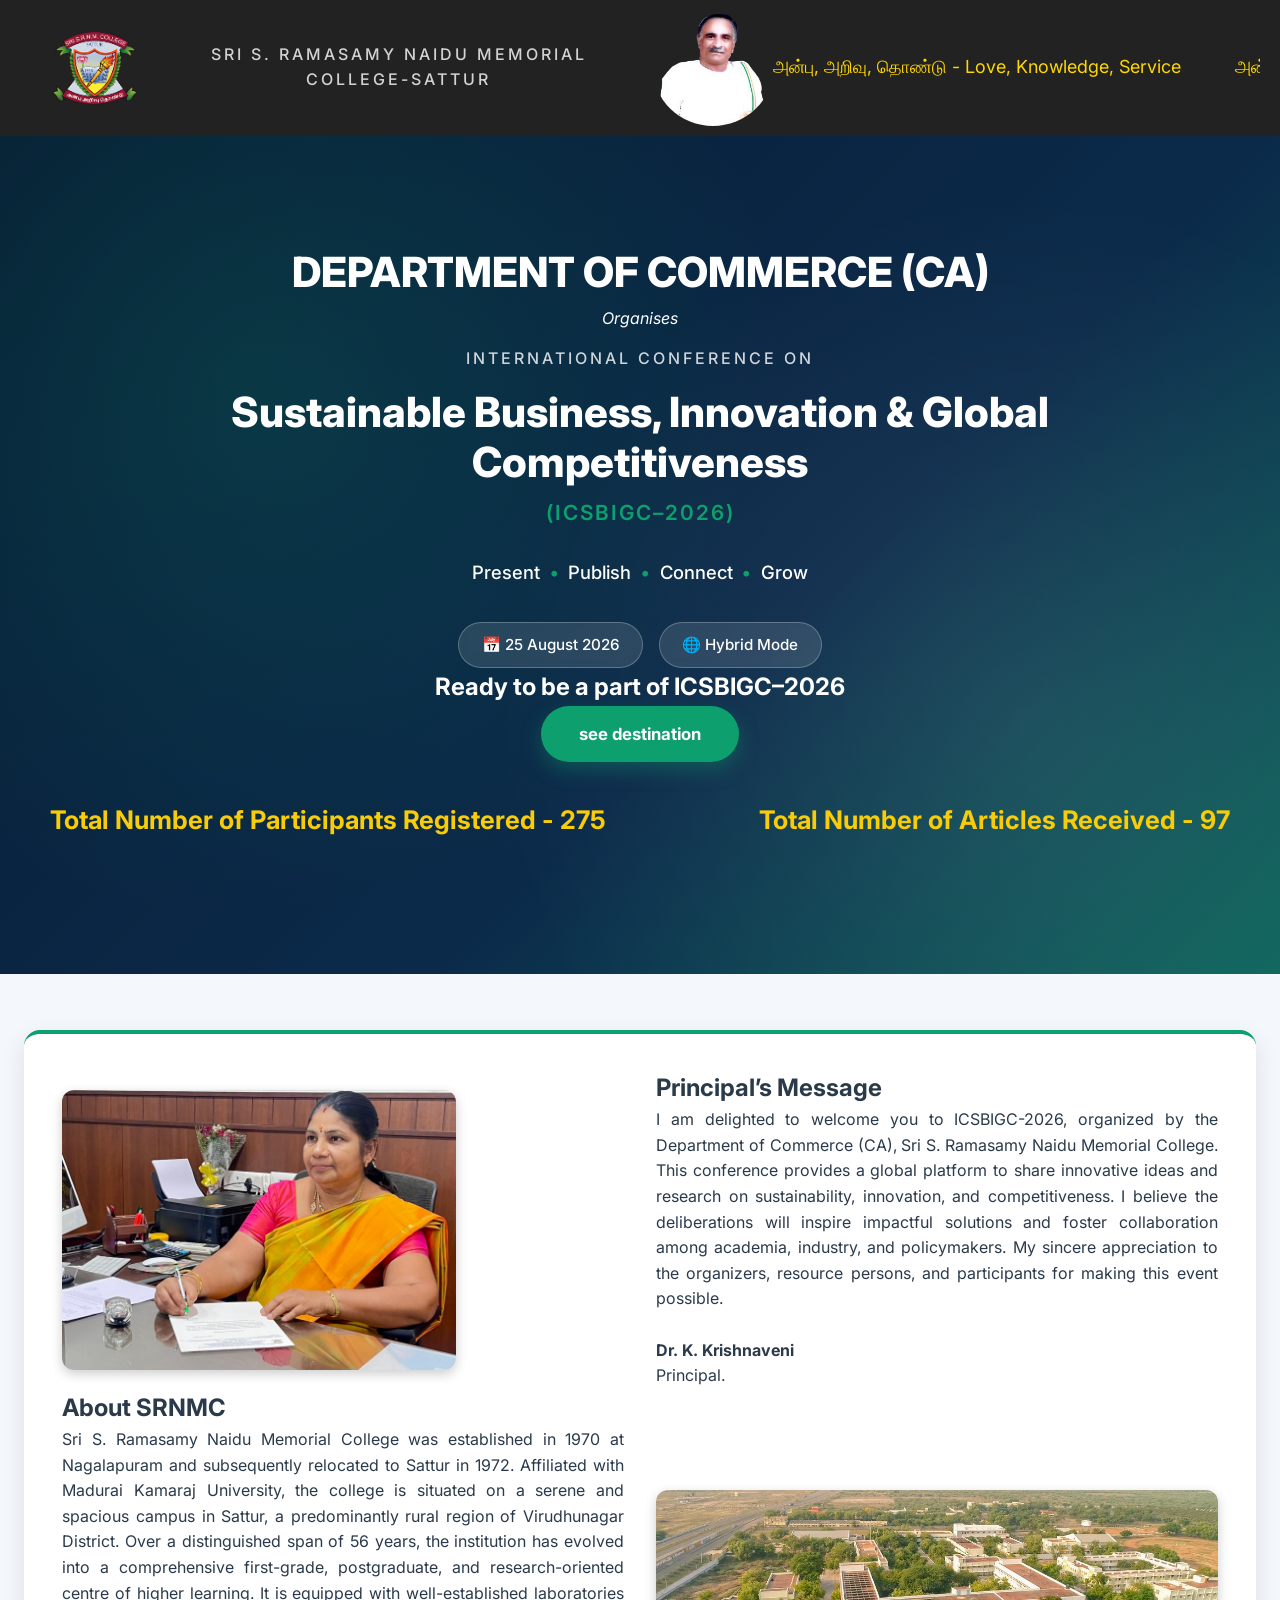
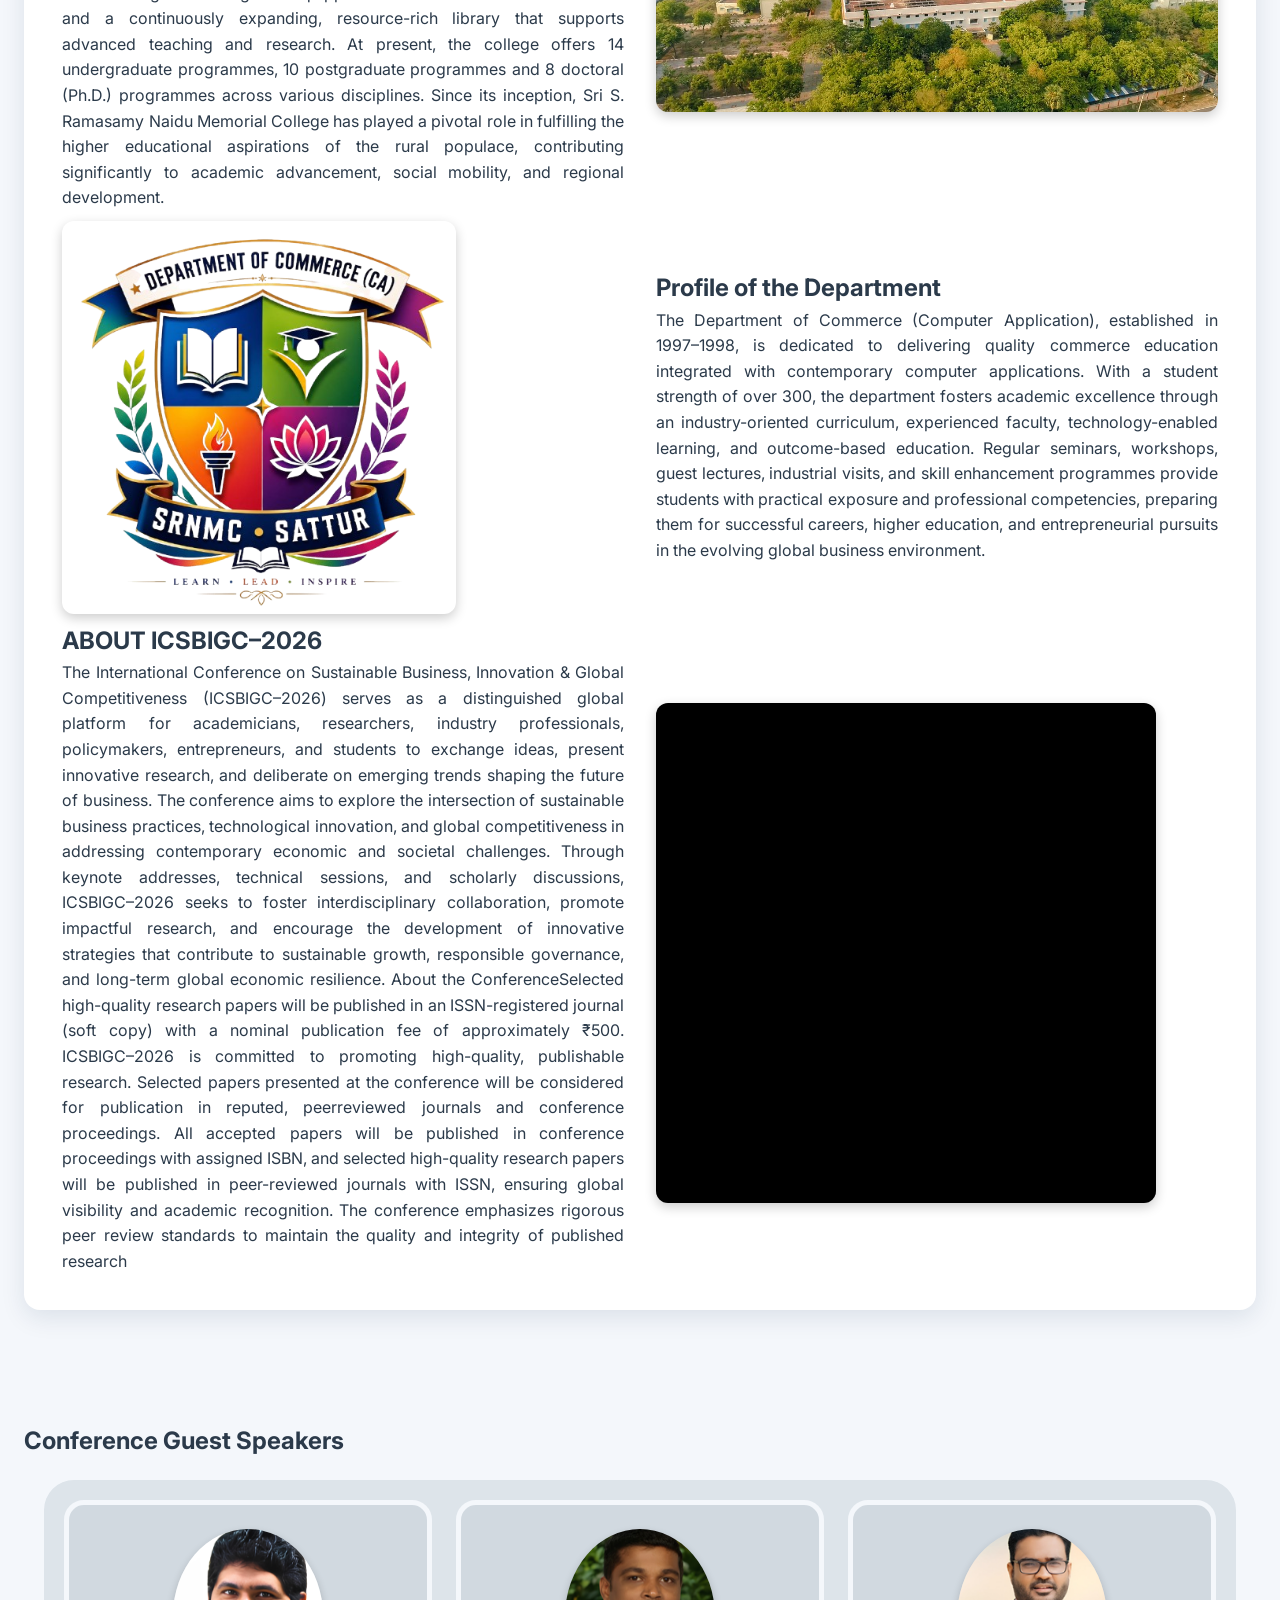
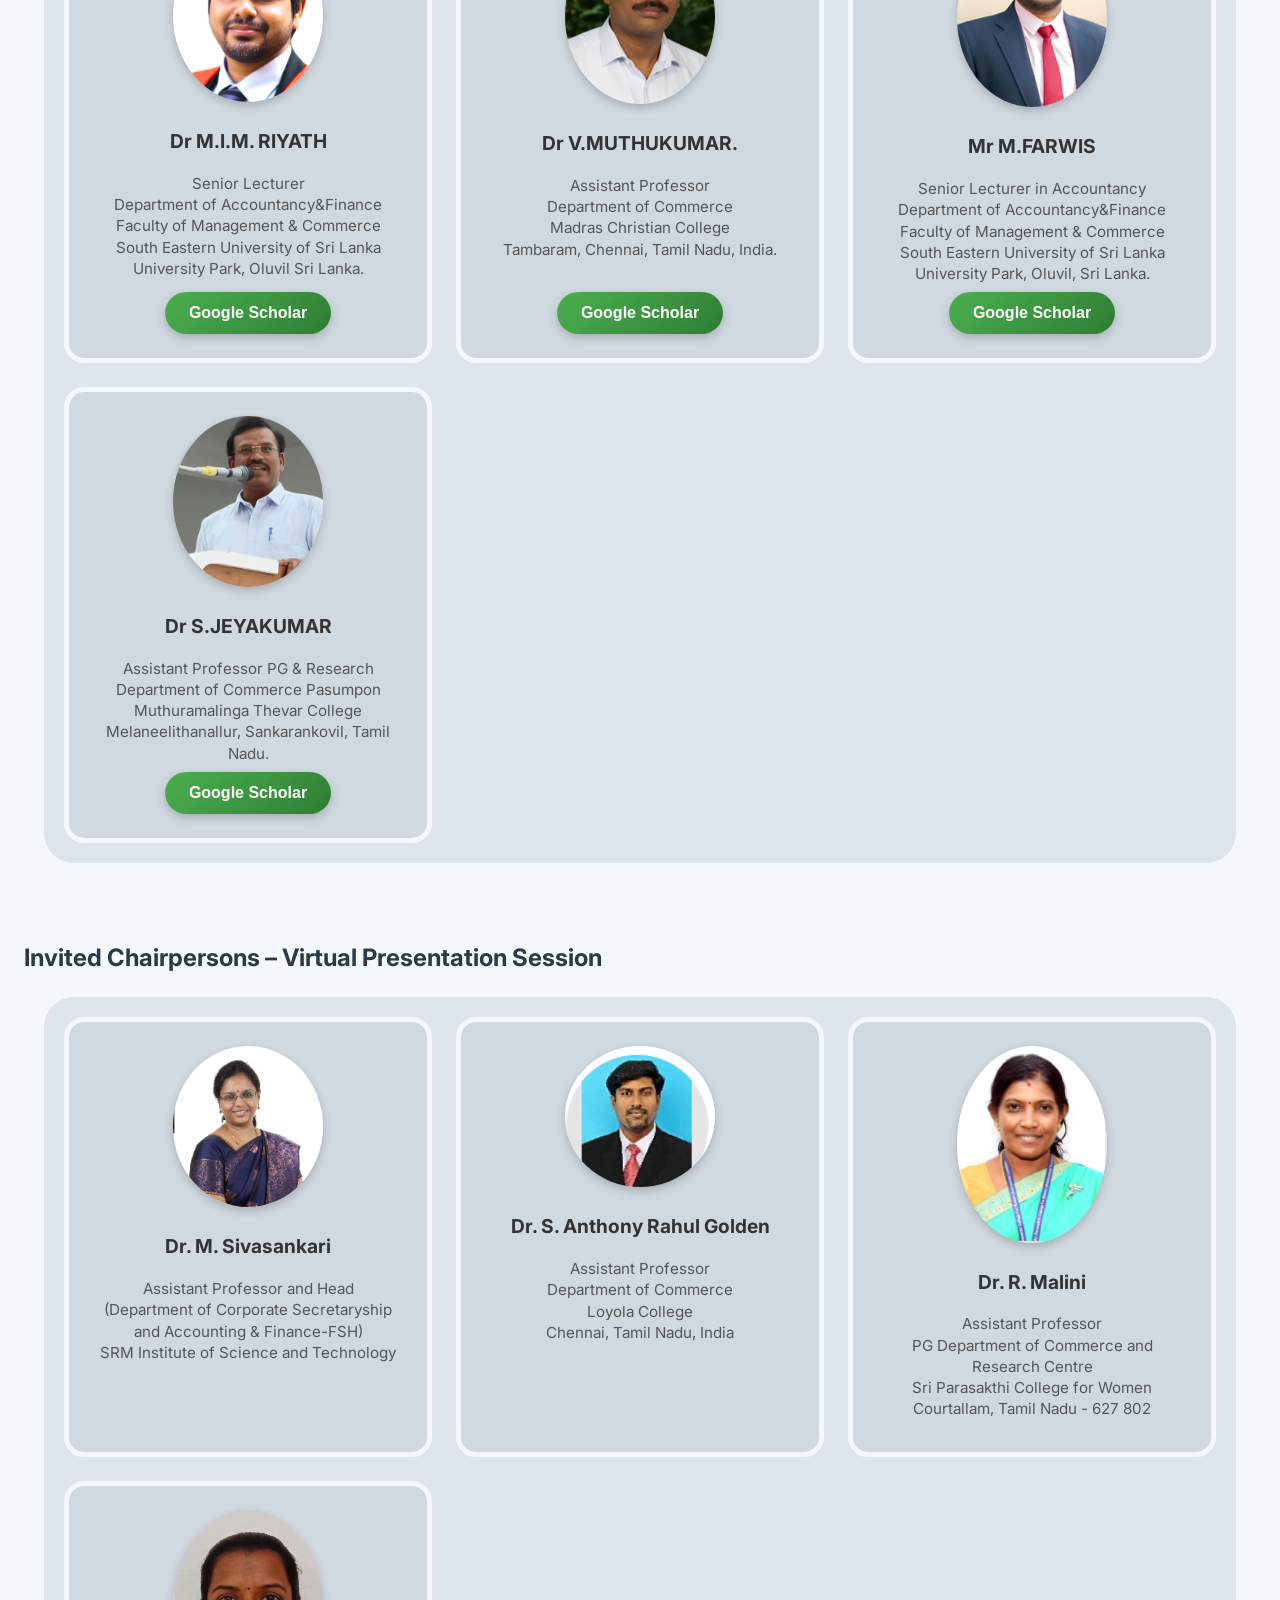
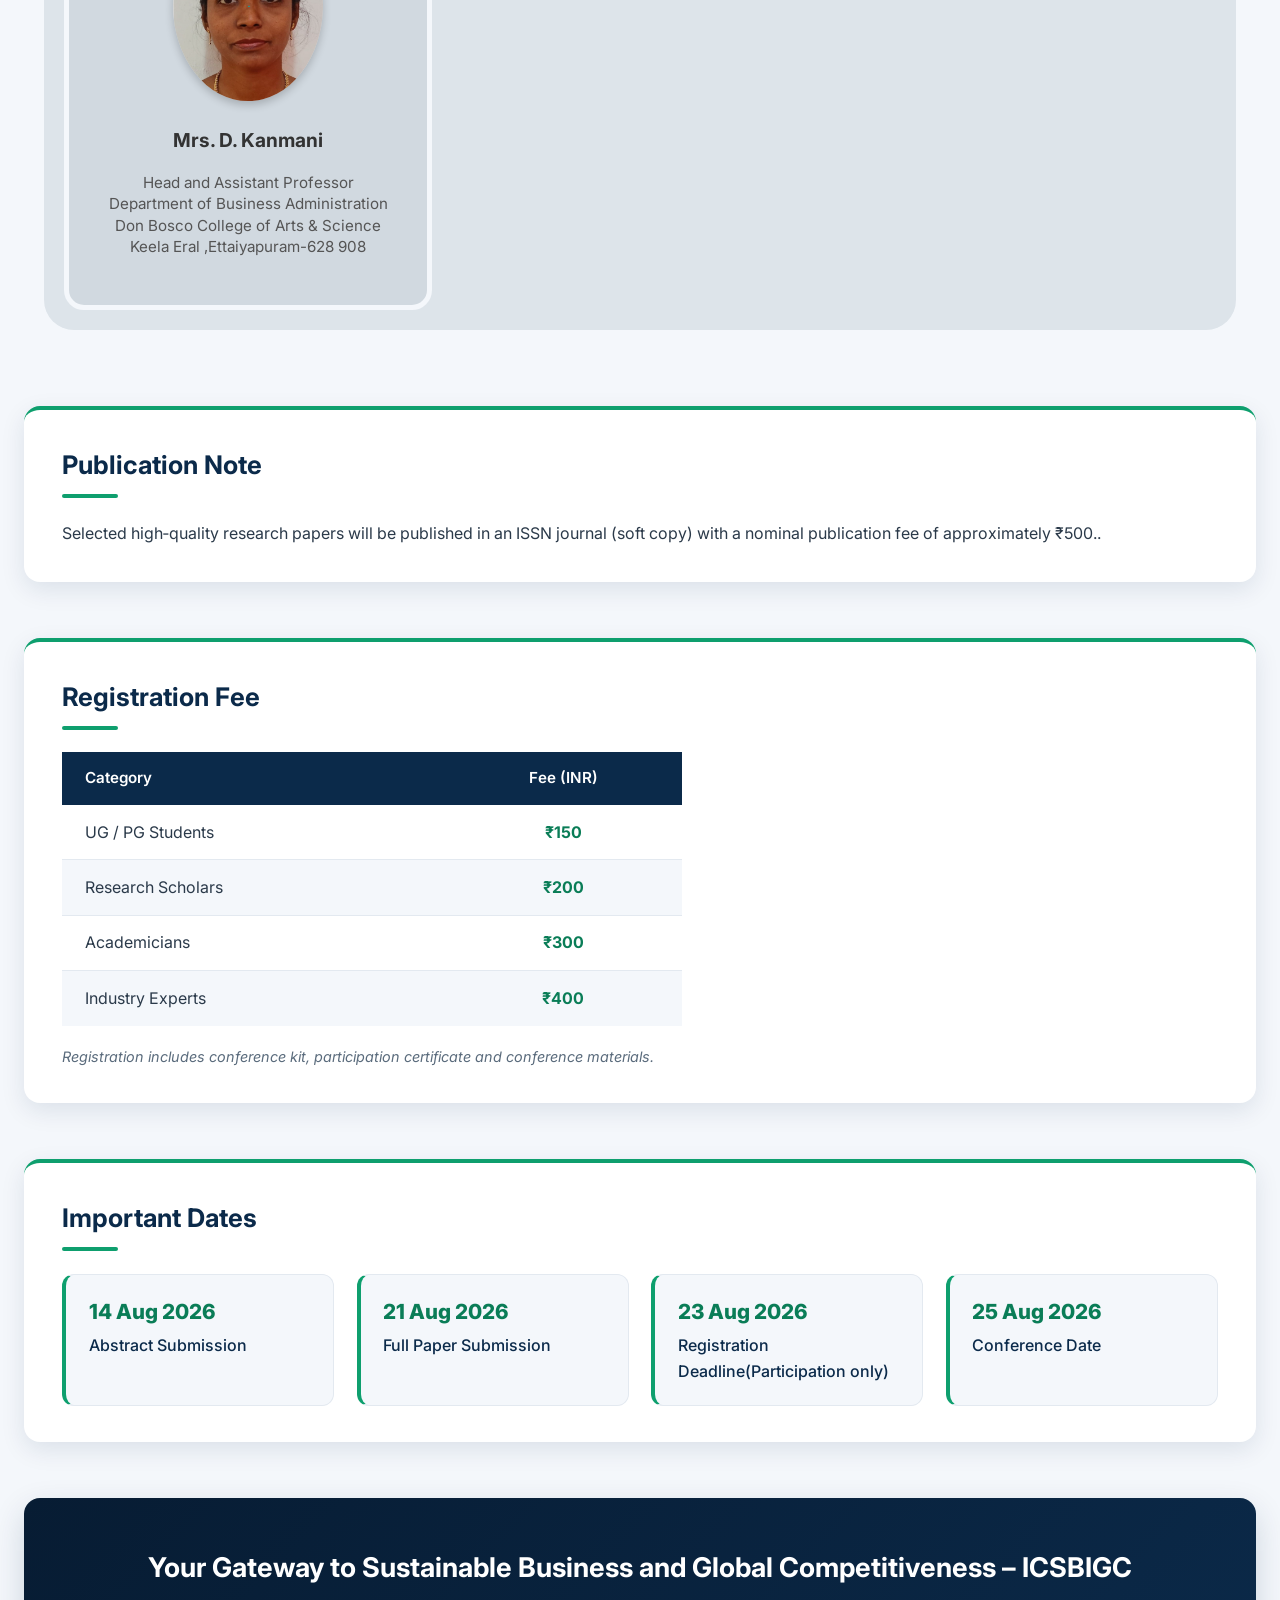
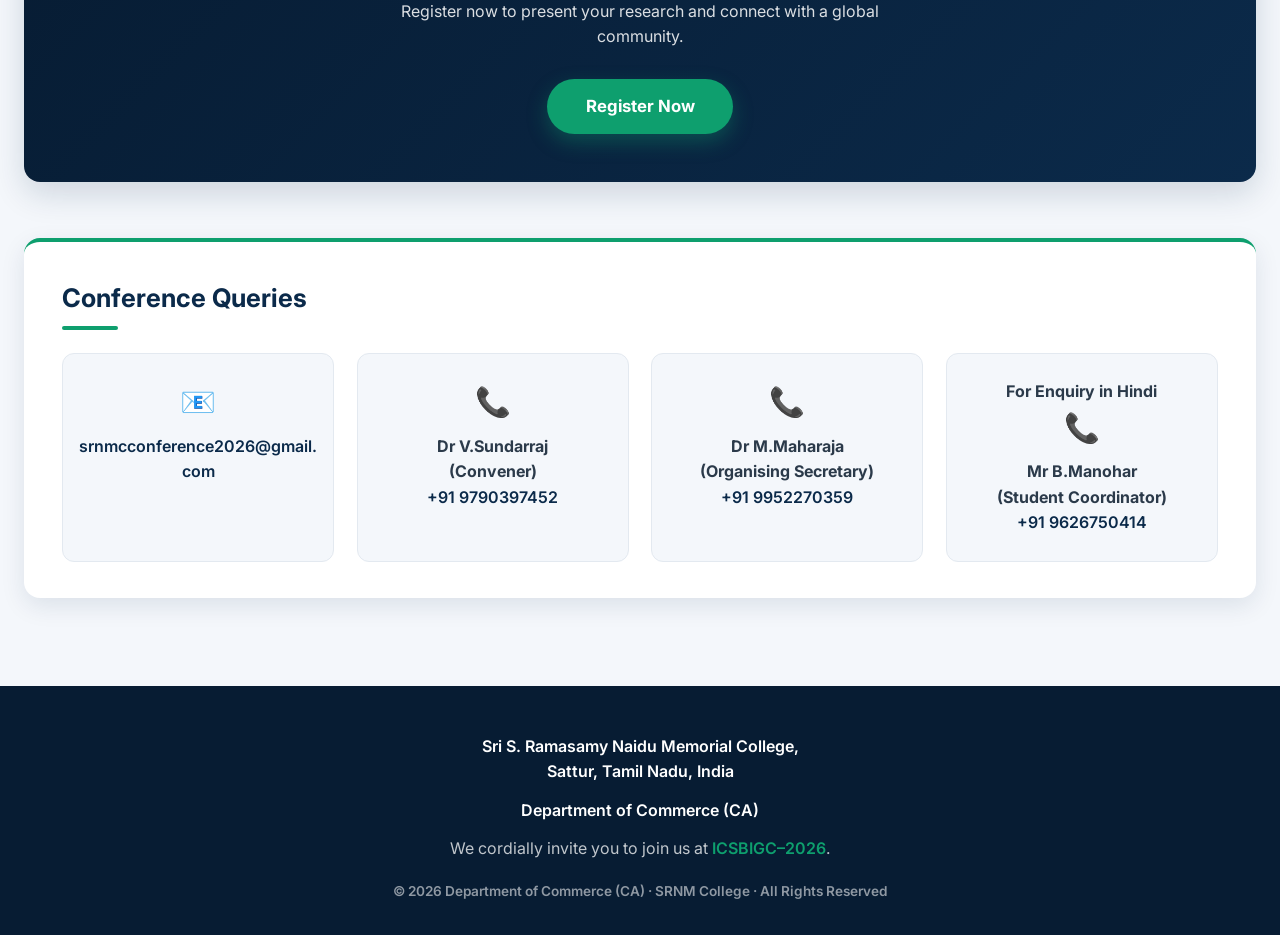
<file: index.html>
<!DOCTYPE html>
<html lang="en">
<head>
    <meta charset="UTF-8">
    <meta name="viewport" content="width=device-width, initial-scale=1.0">
    <meta name="description" content="International Conference on Sustainable Business, Innovation & Global Competitiveness (ICSBIGC–2026)"> 
    <title>ICSBIGC–2026 | International Conference on Sustainable Business, Innovation & Global Competitiveness</title>
    <link rel="preconnect" href="https://fonts.googleapis.com">
    <link rel="preconnect" href="https://fonts.gstatic.com" crossorigin>
    <link href="https://fonts.googleapis.com/css2?family=Inter:wght@300;400;500;600;700;800&display=swap" rel="stylesheet">
    <link rel="stylesheet" href="styles.css">
</head>
<body>

    <!-- NAVBAR -->
    <div class="navbar">
        <img src="collage_logo-removebg-preview.png" alt="Logo" class="logo">
        <p class="conference-name">SRI S. RAMASAMY NAIDU MEMORIAL COLLEGE-SATTUR</p>
        <img src="srnm.png" alt="Logo" class="logo2">

        <div class="marquee">
            <div class="marquee-content">
                <span>அன்பு, அறிவு, தொண்டு - Love, Knowledge, Service</span>
                <span>அன்பு, அறிவு, தொண்டு - Love, Knowledge, Service</span>
            </div>
        </div>
    </div>

    <!-- HERO SECTION -->
    <header class="hero" id="home">
        <div class="hero-overlay"></div>
        <div class="container hero-content">
            <h1 class="hero-title">DEPARTMENT OF COMMERCE (CA) </h1>

            <i>Organises</i>
            <p class="conference-name">International Conference on</p>
            <h1 class="hero-title">Sustainable Business, Innovation &amp; Global Competitiveness</h1>
            <p class="hero-acronym">(ICSBIGC–2026)</p>
            <div class="tagline">
                <span>Present</span>
                <span class="dot">•</span>
                <span>Publish</span>
                <span class="dot">•</span>
                <span>Connect</span>
                <span class="dot">•</span>
                <span>Grow</span>
            </div>
            <div class="hero-meta">
                <span class="badge">📅 25 August 2026</span>
                <span class="badge">🌐 Hybrid Mode</span>
            </div>

            <div class="hero-cta">
                <h2>Ready to be a part of ICSBIGC–2026</h2>

              <a href="name search.html" target="_blank" rel="noopener" class="btn-register">see destination</a>

                <div class="abcd">
                    <h2><b>Total Number of Participants Registered - 275</b></h2>
                    <h2>Total Number of Articles Received - 97</h2>
                </div>
            </div>
        </div>
    </header>

    <!-- ORGANISER / ABOUT -->
    <section class="zigzag">
        <div class="container">
            <div class="card">
                <div class="zigzag-item reverse">
                    <div class="zigzag-text">
                        <h2>Principal’s Message</h2>
                        <p>
                            I am delighted to welcome you to ICSBIGC-2026, organized by the Department of Commerce (CA), Sri S. Ramasamy Naidu Memorial College. This conference provides a global platform to share innovative ideas and research on sustainability, innovation, and competitiveness. I believe the deliberations will inspire impactful solutions and foster collaboration among academia, industry, and policymakers. My sincere appreciation to the organizers, resource persons, and participants for making this event possible.
                            <br><br>
                            <b>Dr. K. Krishnaveni</b> <br>
                            Principal.
                        </p>
                    </div>
                    <div class="zigzag-image">
                        <img src="princ.jpeg" alt="Department Image">
                    </div>
                </div>

                <div class="zigzag-item">
                    <div class="zigzag-text">
                        <h2>About SRNMC</h2>
                        <p>Sri S. Ramasamy Naidu Memorial College was established in 1970 at Nagalapuram and subsequently relocated to Sattur in 1972. Affiliated with Madurai Kamaraj University, the college is situated on a serene and spacious campus in Sattur, a predominantly rural region of Virudhunagar District. Over a distinguished span of 56 years, the institution has evolved into a comprehensive first-grade, postgraduate, and research-oriented centre of higher learning. It is equipped with well-established laboratories and a continuously expanding, resource-rich library that supports advanced teaching and research. At present, the college offers 14 undergraduate programmes, 10 postgraduate programmes and 8 doctoral (Ph.D.) programmes across various disciplines. Since its inception, Sri S. Ramasamy Naidu Memorial College has played a pivotal role in fulfilling the higher educational aspirations of the rural populace, contributing significantly to academic advancement, social mobility, and regional development.</p>
                    </div>
                    <div class="zigzag-image1">
                        <img src="srnm college.jpg" alt="College Image">
                    </div>
                </div>

                <div class="zigzag-item reverse">
                    <div class="zigzag-text">
                        <h2>Profile of the Department</h2>
                        <p>The Department of Commerce (Computer Application), established in 1997–1998, is dedicated to delivering quality commerce education integrated with contemporary computer applications. With a student strength of over 300, the department fosters academic excellence through an industry-oriented curriculum, experienced faculty, technology-enabled learning, and outcome-based education. Regular seminars, workshops, guest lectures, industrial visits, and skill enhancement programmes provide students with practical exposure and professional competencies, preparing them for successful careers, higher education, and entrepreneurial pursuits in the evolving global business environment.</p>
                    </div>
                    <div class="zigzag-image">
                        <img src="collage_logo2-removebg-preview.png" alt="Department Image">
                    </div>
                </div>

                <div class="zigzag-item">
                    <div class="zigzag-text">
                        <h2>ABOUT ICSBIGC–2026</h2>
                        <p>  The International Conference on Sustainable Business, Innovation & Global Competitiveness (ICSBIGC–2026) serves as a distinguished global platform for academicians, researchers, industry professionals, policymakers, entrepreneurs, and students to exchange ideas, present innovative research, and deliberate on emerging trends shaping the future of business. The conference aims to explore the intersection of sustainable business practices, technological innovation, and global competitiveness in addressing contemporary economic and societal challenges. Through keynote addresses, technical sessions, and scholarly discussions, ICSBIGC–2026 seeks to foster interdisciplinary collaboration, promote impactful research, and encourage the development of innovative strategies that contribute to sustainable growth, responsible governance, and long-term global economic resilience. About the ConferenceSelected high-quality research papers will be published in an ISSN-registered journal (soft copy) with a nominal publication fee of approximately ₹500.     ICSBIGC–2026 is committed to promoting high-quality, publishable research. Selected papers presented at the conference will be considered for publication in reputed, peerreviewed journals and conference proceedings. All accepted papers will be published in conference proceedings with assigned ISBN, and selected high-quality research papers will be published in peer-reviewed journals with ISSN, ensuring global visibility and academic recognition. The conference emphasizes rigorous peer review standards to maintain the quality and integrity of published research</p>
                    </div>
                    <div class="zigzag-image1">
                        <div class="zigzag-slideshow">
                            <img src="pic1.jpeg" alt="Slide 1">
                            <img src="pic2.jpeg" alt="Slide 2">
                            <img src="pic3.jpeg" alt="Slide 3">
                            <img src="pic4.jpeg" alt="Slide 4">
                        </div>
                    </div>
                </div>
            </div>
        </div>
    </section>

    <!-- CHIEF GUESTS -->
  
    <!-- CHIEF GUESTS -->
    <section class="section" id="guests">
        <div class="container">
            <div class="zigzag-text">
                        <h2>Conference Guest Speakers</h2>
                        </div>
            <div class="chief">
                
                <div class="guest">
                    <img src="Screenshot 2026-08-09 113142.png" alt="Chief Guest" class="guest-image">
                    <h3>Dr M.I.M. RIYATH</h3>
                    <p>Senior Lecturer<br> Department of Accountancy&Finance<br> Faculty of Management & Commerce <br>South Eastern University of Sri Lanka<br> University Park, Oluvil Sri Lanka.</p>
                    <div class="guest-button">
                        <a href="https://scholar.google.com/citations?user=ENVNZ4EAAAAJ&hl=en" target="_blank" rel="noopener"><button>Google Scholar</button></a>
                    </div>
                </div>

                <div class="guest">
                    <img src="Screenshot 2026-08-09 113154.png" alt="Chief Guest" class="guest-image">
                    <h3>Dr V.MUTHUKUMAR.</h3>
                    <p>Assistant Professor<br> Department of Commerce<br> Madras Christian College<br> Tambaram, Chennai, Tamil Nadu, India.</p>
                    <div class="guest-button">
                        <a href="https://scholar.google.com/citations?hl=en&user=KsAwhLIAAAAJ" target="_blank" rel="noopener"><button>Google Scholar</button></a>
                    </div>
                </div>

                <div class="guest">
                    <img src="Screenshot 2026-08-09 113203.png" alt="Chief Guest" class="guest-image">
                    <h3>Mr M.FARWIS</h3>
                    <p>Senior Lecturer in Accountancy<br> Department of Accountancy&Finance<br> Faculty of Management & Commerce <br>South Eastern University of Sri Lanka<br> University Park, Oluvil, Sri Lanka.</p>
                    <div class="guest-button">
                        <a href="https://scholar.google.com/citations?user=j3vMXZQAAAAJ&hl=en" target="_blank" rel="noopener"><button>Google Scholar</button></a>
                    </div>
                </div>

                <div class="guest">
                    <img src="Screenshot 2026-08-09 113212.png" alt="Chief Guest" class="guest-image">
                    <h3>Dr S.JEYAKUMAR</h3>
                    <p>Assistant Professor PG & Research Department of Commerce Pasumpon Muthuramalinga Thevar College <br>Melaneelithanallur, Sankarankovil, Tamil Nadu.</p>
                    <div class="guest-button">
                        <a href="https://scholar.google.com/citations?hl=en&user=KsAwhLIAAAAJ" target="_blank" rel="noopener"><button>Google Scholar</button></a>
                    </div>
                </div>
            </div>
        </div>
    </section>

   
    <section class="section" id="guests">
  <div class="container">
          <div class="zigzag-text">
                        <h2>Invited Chairpersons – Virtual Presentation Session</h2>
                        </div>
    <div class="chief">

      <div class="guest">
        <img src="BBB.png" alt="Chief Guest" class="guest-image">
        <h3>Dr. M. Sivasankari</h3>
        <div class="guest-text">
          <p>Assistant Professor and Head<br>
          (Department of Corporate Secretaryship and Accounting & Finance-FSH)<br>
          SRM Institute of Science and Technology</p>
        </div>
        <div class="guest-button"></div>
      </div>

      <div class="guest">
        <img src="CCC.png" alt="Chief Guest" class="guest-image">
        <h3>Dr. S. Anthony Rahul Golden</h3>
        <div class="guest-text">
          <p>Assistant Professor<br>
          Department of Commerce<br>
          Loyola College<br>
          Chennai, Tamil Nadu, India</p>
        </div>
        <div class="guest-button"></div>
      </div>

      <div class="guest">
        <img src="AAA.png" alt="Chief Guest" class="guest-image">
        <h3>Dr. R. Malini</h3>
        <div class="guest-text">
          <p>Assistant Professor<br>
          PG  Department of Commerce and Research Centre<br>
          Sri Parasakthi College for Women<br>
          Courtallam, Tamil Nadu - 627 802</p>
        </div>
        <div class="guest-button"></div>
      </div>

      <div class="guest">
        <img src="kanmani.png" alt="Chief Guest" class="guest-image">
        <h3>Mrs. D. Kanmani</h3>
          <p>Head and Assistant Professor<br>
          Department of Business Administration<br>
          Don Bosco College of Arts & Science<br>
        Keela Eral ,Ettaiyapuram-628 908   
        </p>
        </p>
        </div>
        <div class="guest-button"></div>
      </div>

    </div>
  </div>
</section>

    
<!-- PUBLICATION NOTE -->
    <section class="section" id="publication">
        <div class="container">
            <div class="card">
                <div class="card-header">
                    <h2>Publication Note</h2>
                    <div class="underline"></div>
                </div>
                <p>Selected high‑quality research papers will be published in an ISSN journal (soft copy) with a nominal publication fee of approximately ₹500..</p>
            </div>
        </div>
    </section>

    <!-- REGISTRATION FEE -->
    <section class="section" id="registration">
        <div class="container">
            <div class="card">
                <div class="card-header">
                    <h2>Registration Fee</h2>
                    <div class="underline"></div>
                </div>
                <div class="fee-table-wrap">
                    <table class="fee-table">
                        <thead>
                            <tr>
                                <th>Category</th>
                                <th>Fee (INR)</th>
                            </tr>
                        </thead>
                        <tbody>
                            <tr>
                                <td>UG / PG Students</td>
                                <td>₹150</td>
                            </tr>
                            <tr>
                                <td>Research Scholars</td>
                                <td>₹200</td>
                            </tr>
                            <tr>
                                <td>Academicians</td>
                                <td>₹300</td>
                            </tr>
                            <tr>
                                <td>Industry Experts</td>
                                <td>₹400</td>
                            </tr>
                        </tbody>
                    </table>
                </div>
                <p class="note">Registration includes conference kit, participation certificate and conference materials.</p>
            </div>
        </div>
    </section>

    <!-- IMPORTANT DATES -->
    <section class="section" id="dates">
        <div class="container">
            <div class="card">
                <div class="card-header">
                    <h2>Important Dates</h2>
                    <div class="underline"></div>
                </div>
                <div class="timeline">
                    <div class="timeline-item">
                        <span class="tl-date">14 Aug 2026</span>
                        <span class="tl-label">Abstract Submission</span>
                    </div>
                    <div class="timeline-item">
                        <span class="tl-date">21 Aug 2026</span>
                        <span class="tl-label">Full Paper Submission</span>
                    </div>
                    <div class="timeline-item">
                        <span class="tl-date">23 Aug 2026</span>
                        <span class="tl-label">Registration Deadline(Participation only)</span>
                    </div>
                    <div class="timeline-item">
                        <span class="tl-date">25 Aug 2026</span>
                        <span class="tl-label">Conference Date</span>
                    </div>
                </div>
            </div>
        </div>
    </section>

    <!-- REGISTER CTA -->
    <section class="section cta-section" id="register">
        <div class="container">
            <div class="cta-card">
                <h2>Your Gateway to Sustainable Business and Global Competitiveness – ICSBIGC</h2>
                <p>Register now to present your research and connect with a global community.</p>
                <a href="https://forms.gle/SjU58Aezp9YNaehK8" target="_blank" rel="noopener" class="btn-register">Register Now</a>
            </div>
        </div>
    </section>

    <!-- CONTACT -->
    <section class="section" id="contact">
        <div class="container">
            <div class="card">
                <div class="card-header">
                    <h2>Conference Queries</h2>
                    <div class="underline"></div>
                </div>
                <div class="contact-grid">
                    <div class="contact-item">
                        <a href="mailto:srnmcconference2026@gmail.com">
                            <span class="contact-icon">📧</span>
                            <p class="contact-value">srnmcconference2026@gmail.com</p>
                        </a>
                    </div>
                    <div class="contact-item">
                        <a href="tel:9790397452">
                            <span class="contact-icon">📞</span>
                            <h4>Dr V.Sundarraj <br>(Convener) </h4>
                            <p class="contact-value">+91 9790397452</p>
                        </a>
                    </div>
                    <div class="contact-item">
                        <a href="tel:9952270359">
                            <span class="contact-icon">📞</span>
                            <h4>Dr M.Maharaja<br> (Organising Secretary) </h4>
                            <p class="contact-value">+91 9952270359</p>
                        </a>
                    </div>
                    <div class="contact-item">
                        <a href="tel:9626750414">
                            <p><b>For Enquiry in Hindi</b></p>
                            <span class="contact-icon">📞</span>
                            <h4>Mr B.Manohar<br>(Student Coordinator)</h4>
                            <p class="contact-value">+91 9626750414</p>
                        </a>
                    </div>
                </div>
            </div>
        </div>
    </section>

    <!-- FOOTER -->
    <footer class="footer">
        <div class="container footer-inner">
             <p class="footer-org">Sri S. Ramasamy Naidu Memorial College,<br>Sattur, Tamil Nadu, India</p>
            <p class="footer-org">Department of Commerce (CA)</p>
            <p class="footer-invite">We cordially invite you to join us at <strong>ICSBIGC–2026</strong>.</p>
            <p class="footer-copy">© 2026 Department of Commerce (CA) · SRNM College · All Rights Reserved</p>
        </div>
    </footer>

</body>
</html>
</file>
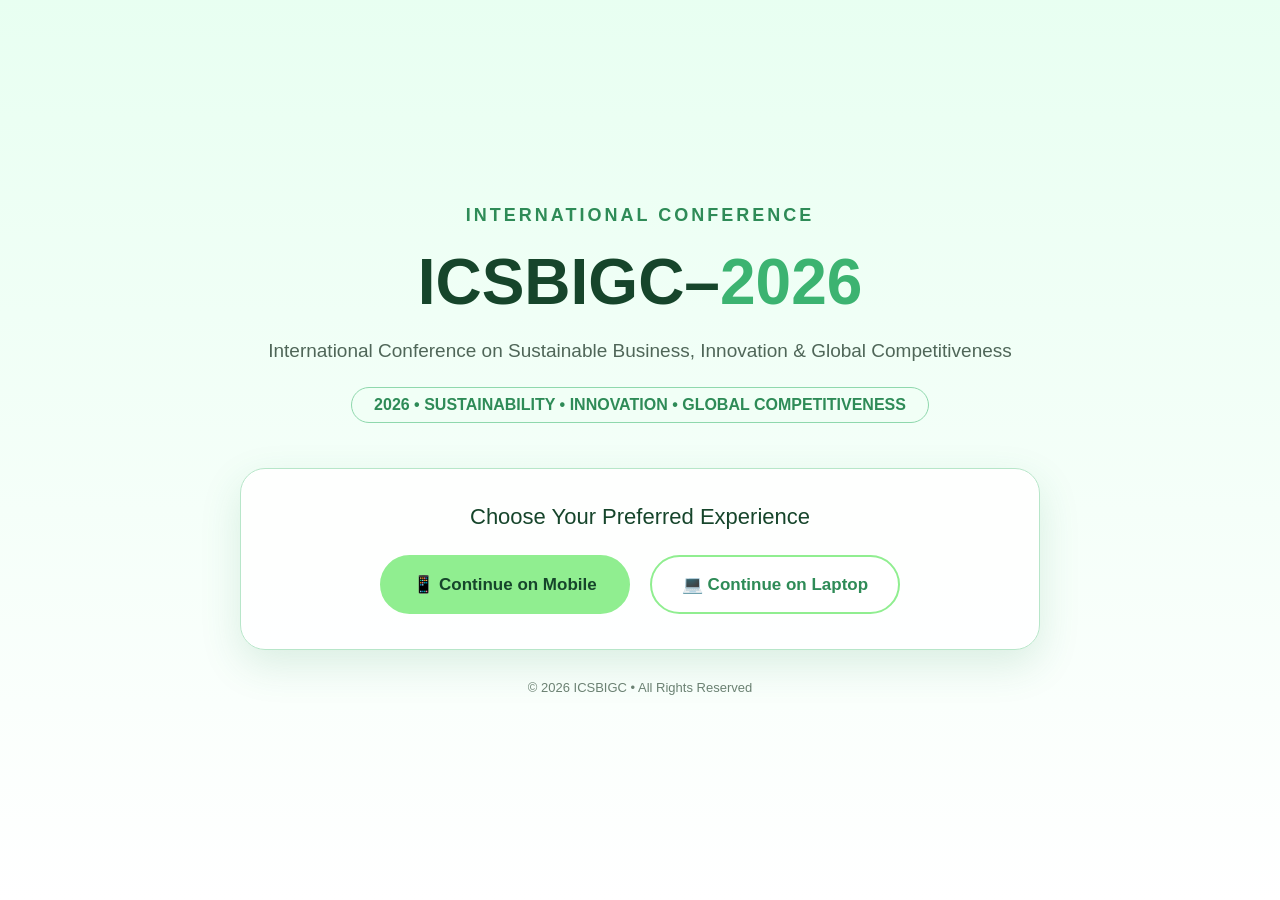
<file: first page.html>
<!DOCTYPE html>
<html lang="en">
<head>
  <meta charset="UTF-8">
  <meta name="viewport" content="width=device-width, initial-scale=1.0">
  <title>ICSBIGC–2026 | Welcome</title>

  <style>
    * {
      margin: 0;
      padding: 0;
      box-sizing: border-box;
    }

    body {
      min-height: 100vh;
      font-family: Arial, Helvetica, sans-serif;
      background: linear-gradient(rgba(230, 255, 240, 0.92), rgba(255, 255, 255, 0.96));
      display: flex;
      justify-content: center;
      align-items: center;
      color: #16452b;
      padding: 20px;
    }

    .container {
      width: 100%;
      max-width: 1000px;
      text-align: center;
    }

    .logo {
      font-size: clamp(14px, 2vw, 18px);
      font-weight: bold;
      letter-spacing: 3px;
      color: #2e8b57;
      margin-bottom: 20px;
    }

    h1 {
      font-size: clamp(32px, 5vw, 65px);
      line-height: 1.15;
      margin-bottom: 15px;
      color: #16452b;
    }

    h1 span {
      color: #3cb371;
    }

    .subtitle {
      max-width: 750px;
      margin: auto;
      font-size: clamp(14px, 2vw, 19px);
      line-height: 1.7;
      color: #4f6658;
    }

    .year {
      display: inline-block;
      margin-top: 20px;
      padding: 8px 22px;
      border: 1px solid #8fd8ad;
      border-radius: 30px;
      color: #2e8b57;
      font-weight: bold;
      background: #f1fff6;
      font-size: clamp(13px, 1.5vw, 16px);
    }

    /* Choice Box */
    .choice-box {
      margin: 45px auto 0;
      max-width: 800px;
      padding: 35px;
      background: rgba(255, 255, 255, 0.9);
      border: 1px solid #b7e6c9;
      border-radius: 25px;
      box-shadow: 0 15px 40px rgba(46, 139, 87, 0.15);
    }

    .choice-title {
      font-size: clamp(18px, 2vw, 22px);
      margin-bottom: 25px;
      color: #16452b;
    }

    .buttons {
      display: flex;
      justify-content: center;
      gap: 20px;
      flex-wrap: wrap;
    }

    .btn {
      width: clamp(180px, 40%, 250px);
      padding: 17px 25px;
      border-radius: 50px;
      text-decoration: none;
      font-size: clamp(14px, 1.5vw, 17px);
      font-weight: bold;
      transition: 0.3s ease;
      display: flex;
      align-items: center;
      justify-content: center;
      gap: 12px;
    }

    /* Mobile Button */
    .mobile-btn {
      background: #90ee90;
      color: #16452b;
      border: 2px solid #90ee90;
    }

    /* Laptop Button */
    .laptop-btn {
      background: white;
      color: #2e8b57;
      border: 2px solid #90ee90;
    }

    .btn:hover {
      transform: translateY(-5px);
      box-shadow: 0 10px 25px rgba(46, 139, 87, 0.2);
    }

    .mobile-btn:hover {
      background: #76d776;
    }

    .laptop-btn:hover {
      background: #90ee90;
      color: #16452b;
    }

    .footer {
      margin-top: 30px;
      font-size: 13px;
      color: #6b8172;
    }

    /* Mobile Responsive */
    @media (max-width: 600px) {
      body {
        padding: 15px;
      }

      .choice-box {
        margin-top: 30px;
        padding: 25px 18px;
        border-radius: 20px;
      }

      .buttons {
        flex-direction: column;
        gap: 14px;
      }

      .btn {
        width: 100%;
        padding: 15px;
      }
    }
  </style>
</head>
<body>
  <div class="container">
    <div class="logo">INTERNATIONAL CONFERENCE</div>
    <h1>ICSBIGC–<span>2026</span></h1>
    <p class="subtitle">
      International Conference on Sustainable Business, Innovation & Global Competitiveness
    </p>
    <div class="year">
      2026 • SUSTAINABILITY • INNOVATION • GLOBAL COMPETITIVENESS
    </div>

    <div class="choice-box">
      <div class="choice-title">Choose Your Preferred Experience</div>
      <div class="buttons">
        <a href="mobile.html" class="btn mobile-btn">📱 Continue on Mobile</a>
        <a href="laptop.html" class="btn laptop-btn">💻 Continue on Laptop</a>
      </div>
    </div>

    <div class="footer">© 2026 ICSBIGC • All Rights Reserved</div>
  </div>
</body>
</html>
</file>
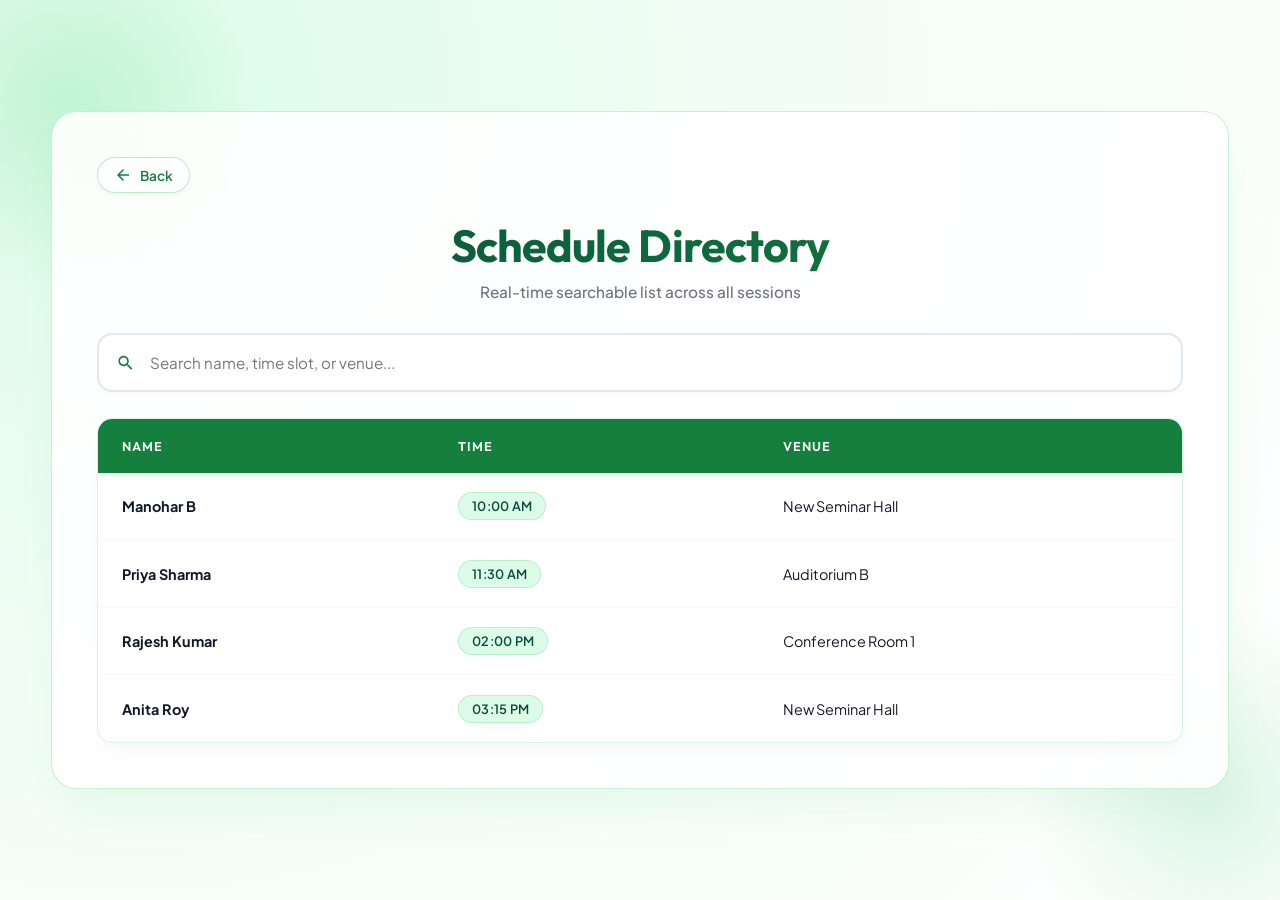
<file: name search.html>
<!DOCTYPE html>
<html lang="en">
<head>
  <meta charset="UTF-8">
  <meta name="viewport" content="width=device-width, initial-scale=1.0">
  <title>Aesthetic Responsive Schedule Directory</title>
  
  <!-- Premium Google Fonts -->
  <link rel="preconnect" href="https://fonts.googleapis.com">
  <link rel="preconnect" href="https://fonts.gstatic.com" crossorigin>
  <link href="https://fonts.googleapis.com/css2?family=Outfit:wght@400;500;600;700&family=Plus+Jakarta+Sans:wght@400;500;600;700&display=swap" rel="stylesheet">

  <style>
    :root {
      --bg-gradient: radial-gradient(circle at 10% 10%, #dcfce7 0%, #f0fdf4 40%, #ffffff 100%);
      --card-bg: rgba(255, 255, 255, 0.88);
      --primary-green: #15803d;
      --accent-green: #22c55e;
      --light-green: #e8f5e9;
      --dark-green: #064e3b;
      --text-main: #111827;
      --text-muted: #6b7280;
      --shadow-color: rgba(22, 163, 74, 0.08);
      --glow-color: rgba(34, 197, 94, 0.25);
    }

    * {
      box-sizing: border-box;
      margin: 0;
      padding: 0;
      font-family: 'Plus Jakarta Sans', sans-serif;
    }

    body {
      min-height: 100vh;
      background: var(--bg-gradient);
      background-attachment: fixed;
      display: flex;
      justify-content: center;
      align-items: center;
      padding: clamp(1rem, 4vw, 4rem);
      color: var(--text-main);
      overflow-x: hidden;
    }

    /* Animated Ambient Background Blobs */
    body::before, body::after {
      content: '';
      position: fixed;
      width: clamp(250px, 30vw, 500px);
      height: clamp(250px, 30vw, 500px);
      border-radius: 50%;
      background: radial-gradient(circle, rgba(34, 197, 94, 0.15) 0%, rgba(220, 252, 231, 0) 70%);
      z-index: -1;
      animation: floatBlob 12s infinite alternate ease-in-out;
    }

    body::before {
      top: -10%;
      left: -10%;
    }

    body::after {
      bottom: -10%;
      right: -10%;
      animation-delay: -6s;
    }

    /* Main Container with Glassmorphism */
    .container {
      position: relative;
      width: 100%;
      max-width: 1200px;
      background: var(--card-bg);
      backdrop-filter: blur(16px);
      -webkit-backdrop-filter: blur(16px);
      border: 1px solid rgba(34, 197, 94, 0.25);
      border-radius: clamp(16px, 2vw, 28px);
      padding: clamp(1.25rem, 3.5vw, 3.5rem);
      box-shadow: 0 25px 50px -12px var(--shadow-color);
      animation: containerEntrance 0.8s cubic-bezier(0.16, 1, 0.3, 1) forwards;
    }

    /* Top Navigation / Back Button */
    .top-nav {
      display: flex;
      align-items: center;
      margin-bottom: clamp(1rem, 2vw, 1.5rem);
    }

    .back-btn {
      display: inline-flex;
      align-items: center;
      gap: 8px;
      padding: 8px 16px;
      background-color: #ffffff;
      color: var(--primary-green);
      border: 1px solid rgba(34, 197, 94, 0.3);
      border-radius: 30px;
      font-size: clamp(0.85rem, 1vw, 1rem);
      font-weight: 600;
      cursor: pointer;
      text-decoration: none;
      transition: all 0.3s cubic-bezier(0.34, 1.56, 0.64, 1);
      box-shadow: 0 2px 5px rgba(0, 0, 0, 0.04);
    }

    .back-btn svg {
      width: 18px;
      height: 18px;
      fill: currentColor;
      transition: transform 0.3s cubic-bezier(0.34, 1.56, 0.64, 1);
    }

    .back-btn:hover {
      background-color: var(--primary-green);
      color: #ffffff;
      border-color: var(--primary-green);
      box-shadow: 0 8px 20px var(--glow-color);
      transform: translateX(-4px) scale(1.03);
    }

    .back-btn:hover svg {
      transform: translateX(-4px);
    }

    .back-btn:active {
      transform: translateX(-2px) scale(0.97);
    }

    /* Header Section */
    .header {
      margin-bottom: clamp(1.5rem, 2.5vw, 2.5rem);
      text-align: center;
      animation: fadeInDown 0.8s ease-out 0.15s backwards;
    }

    .header h2 {
      font-family: 'Outfit', sans-serif;
      color: var(--dark-green);
      font-size: clamp(1.6rem, 3.5vw, 2.8rem);
      font-weight: 700;
      letter-spacing: -0.02em;
      margin-bottom: 0.5rem;
      background: linear-gradient(135deg, var(--dark-green), var(--primary-green));
      -webkit-background-clip: text;
      -webkit-text-fill-color: transparent;
    }

    .header p {
      color: var(--text-muted);
      font-size: clamp(0.9rem, 1.2vw, 1.15rem);
      font-weight: 500;
    }

    /* Interactive Search Field */
    .search-wrapper {
      position: relative;
      margin-bottom: clamp(1.2rem, 2vw, 2rem);
      animation: fadeInDown 0.8s ease-out 0.3s backwards;
    }

    .search-box {
      width: 100%;
      padding: clamp(12px, 1.5vw, 18px) clamp(16px, 2vw, 24px) clamp(12px, 1.5vw, 18px) clamp(44px, 4vw, 56px);
      font-size: clamp(0.95rem, 1.1vw, 1.2rem);
      color: var(--text-main);
      background: #ffffff;
      border: 2px solid #e2e8f0;
      border-radius: clamp(10px, 1.2vw, 16px);
      outline: none;
      transition: all 0.3s cubic-bezier(0.16, 1, 0.3, 1);
      box-shadow: 0 4px 6px -1px rgba(0, 0, 0, 0.02);
    }

    .search-box:focus {
      border-color: var(--accent-green);
      box-shadow: 0 0 0 5px var(--glow-color), 0 10px 20px -5px var(--shadow-color);
      transform: translateY(-2px);
    }

    .search-icon {
      position: absolute;
      left: clamp(14px, 1.5vw, 20px);
      top: 50%;
      transform: translateY(-50%);
      width: clamp(18px, 1.5vw, 24px);
      height: clamp(18px, 1.5vw, 24px);
      fill: var(--primary-green);
      pointer-events: none;
      transition: transform 0.3s ease;
    }

    .search-box:focus + .search-icon {
      transform: translateY(-50%) scale(1.2) rotate(-8deg);
    }

    /* Desktop & TV Table Design */
    .table-container {
      border-radius: clamp(10px, 1.2vw, 16px);
      overflow: hidden;
      border: 1px solid rgba(34, 197, 94, 0.18);
      background: #ffffff;
      box-shadow: 0 10px 15px -3px rgba(0, 0, 0, 0.03);
      animation: fadeInUp 0.8s ease-out 0.4s backwards;
    }

    table {
      width: 100%;
      border-collapse: collapse;
      text-align: left;
    }

    th {
      font-family: 'Outfit', sans-serif;
      background-color: var(--primary-green);
      color: #ffffff;
      padding: clamp(14px, 1.5vw, 20px) clamp(16px, 2vw, 24px);
      font-size: clamp(0.8rem, 1vw, 1rem);
      font-weight: 600;
      text-transform: uppercase;
      letter-spacing: 0.08em;
    }

    td {
      padding: clamp(14px, 1.5vw, 20px) clamp(16px, 2vw, 24px);
      border-bottom: 1px solid #f0fdf4;
      font-size: clamp(0.9rem, 1.1vw, 1.1rem);
      color: var(--text-main);
      transition: all 0.25s cubic-bezier(0.16, 1, 0.3, 1);
    }

    tbody tr {
      transition: all 0.3s cubic-bezier(0.16, 1, 0.3, 1);
    }

    tbody tr:hover {
      background-color: var(--light-green);
      transform: scale(1.008);
      box-shadow: 0 4px 12px rgba(22, 163, 74, 0.08);
    }

    tbody tr:last-child td {
      border-bottom: none;
    }

    /* Badge Design */
    .time-badge {
      display: inline-block;
      padding: 6px 14px;
      background-color: #dcfce7;
      color: var(--dark-green);
      border-radius: 30px;
      font-size: clamp(0.8rem, 0.95vw, 1rem);
      font-weight: 600;
      letter-spacing: 0.02em;
      box-shadow: inset 0 0 0 1px rgba(34, 197, 94, 0.2);
      transition: transform 0.2s ease, background-color 0.2s ease;
    }

    tbody tr:hover .time-badge {
      transform: scale(1.05);
      background-color: #bbf7d0;
    }

    /* Mobile & Tablet Card Layout Transformation */
    @media (max-width: 640px) {
      .table-container {
        border: none;
        background: transparent;
        box-shadow: none;
      }

      table, thead, tbody, th, td, tr {
        display: block;
      }

      thead {
        display: none;
      }

      tbody tr {
        background: #ffffff;
        border: 1px solid rgba(34, 197, 94, 0.2);
        border-radius: 14px;
        margin-bottom: 1rem;
        padding: 1.2rem;
        box-shadow: 0 4px 12px var(--shadow-color);
      }

      tbody tr:hover {
        transform: translateY(-2px) scale(1.01);
      }

      td {
        display: flex;
        justify-content: space-between;
        align-items: center;
        padding: 8px 0;
        border-bottom: 1px dashed #e2e8f0;
      }

      td:last-child {
        border-bottom: none;
      }

      td::before {
        content: attr(data-label);
        font-family: 'Outfit', sans-serif;
        font-weight: 600;
        font-size: 0.85rem;
        text-transform: uppercase;
        color: var(--primary-green);
      }
    }

    /* TV & Large Display Optimization */
    @media (min-width: 1800px) {
      .container {
        max-width: 1600px;
      }
    }

    /* Custom Row Entrance Animation */
    .fade-in {
      animation: rowEntrance 0.45s cubic-bezier(0.16, 1, 0.3, 1) forwards;
    }

    .hidden {
      display: none !important;
    }

    .no-result {
      padding: clamp(2rem, 4vw, 4rem);
      text-align: center;
      color: var(--text-muted);
      background: #ffffff;
      border-radius: 12px;
      animation: fadeIn 0.3s ease-out;
    }

    .no-result p {
      font-size: clamp(1rem, 1.3vw, 1.3rem);
    }

    /* Keyframe Animations */
    @keyframes containerEntrance {
      from {
        opacity: 0;
        transform: translateY(35px) scale(0.96);
      }
      to {
        opacity: 1;
        transform: translateY(0) scale(1);
      }
    }

    @keyframes fadeInDown {
      from {
        opacity: 0;
        transform: translateY(-15px);
      }
      to {
        opacity: 1;
        transform: translateY(0);
      }
    }

    @keyframes fadeInUp {
      from {
        opacity: 0;
        transform: translateY(15px);
      }
      to {
        opacity: 1;
        transform: translateY(0);
      }
    }

    @keyframes rowEntrance {
      from {
        opacity: 0;
        transform: translateY(16px) scale(0.98);
      }
      to {
        opacity: 1;
        transform: translateY(0) scale(1);
      }
    }

    @keyframes floatBlob {
      0% {
        transform: translate(0, 0) scale(1);
      }
      100% {
        transform: translate(30px, 40px) scale(1.1);
      }
    }
  </style>
</head>
<body>

  <div class="container">
    <!-- Top Left Back Button -->
    <div class="top-nav">
      <button class="back-btn" onclick="history.back()">
        <svg viewBox="0 0 24 24">
          <path d="M20 11H7.83l5.59-5.59L12 4l-8 8 8 8 1.41-1.41L7.83 13H20v-2z"/>
        </svg>
        <span>Back</span>
      </button>
    </div>

    <div class="header">
      <h2>Schedule Directory</h2>
      <p>Real-time searchable list across all sessions</p>
    </div>
    
    <div class="search-wrapper">
      <input 
        type="text" 
        id="searchInput" 
        class="search-box" 
        placeholder="Search name, time slot, or venue..." 
        oninput="filterTable()"
      >
      <svg class="search-icon" viewBox="0 0 24 24">
        <path d="M15.5 14h-.79l-.28-.27C15.41 12.59 16 11.11 16 9.5 16 5.91 13.09 3 9.5 3S3 5.91 3 9.5 5.91 16 9.5 16c1.61 0 3.09-.59 4.23-1.57l.27.28v.79l5 4.99L20.49 19l-4.99-5zm-6 0C7.01 14 5 11.99 5 9.5S7.01 5 9.5 5 14 7.01 14 9.5 11.99 14 9.5 14z"/>
      </svg>
    </div>

    <div class="table-container">
      <table id="scheduleTable">
        <thead>
          <tr>
            <th>Name</th>
            <th>Time</th>
            <th>Venue</th>
          </tr>
        </thead>
        <tbody>
          <tr class="fade-in" style="animation-delay: 0.05s;">
            <td data-label="Name"><strong>Manohar B</strong></td>
            <td data-label="Time"><span class="time-badge">10:00 AM</span></td>
            <td data-label="Venue">New Seminar Hall</td>
          </tr>
          <tr class="fade-in" style="animation-delay: 0.1s;">
            <td data-label="Name"><strong>Priya Sharma</strong></td>
            <td data-label="Time"><span class="time-badge">11:30 AM</span></td>
            <td data-label="Venue">Auditorium B</td>
          </tr>
          <tr class="fade-in" style="animation-delay: 0.15s;">
            <td data-label="Name"><strong>Rajesh Kumar</strong></td>
            <td data-label="Time"><span class="time-badge">02:00 PM</span></td>
            <td data-label="Venue">Conference Room 1</td>
          </tr>
          <tr class="fade-in" style="animation-delay: 0.2s;">
            <td data-label="Name"><strong>Anita Roy</strong></td>
            <td data-label="Time"><span class="time-badge">03:15 PM</span></td>
            <td data-label="Venue">New Seminar Hall</td>
          </tr>
        </tbody>
      </table>

      <div id="noMatchMessage" class="no-result hidden">
        <p><strong>No matching records found</strong></p>
        <p style="font-size: 0.9rem; margin-top: 4px;">Try searching for another name, time, or hall.</p>
      </div>
    </div>
  </div>

  <script>
    function filterTable() {
      const filter = document.getElementById('searchInput').value.toLowerCase().trim();
      const rows = document.querySelectorAll('#scheduleTable tbody tr');
      const noResultMsg = document.getElementById('noMatchMessage');
      
      let visibleCount = 0;

      rows.forEach((row, index) => {
        const text = row.textContent.toLowerCase();

        if (text.includes(filter)) {
          row.classList.remove('hidden');
          row.classList.remove('fade-in');
          row.style.animationDelay = `${index * 0.05}s`;
          void row.offsetWidth; // Force CSS repaint for trigger animation
          row.classList.add('fade-in');
          visibleCount++;
        } else {
          row.classList.add('hidden');
        }
      });

      if (visibleCount === 0) {
        noResultMsg.classList.remove('hidden');
      } else {
        noResultMsg.classList.add('hidden');
      }
    }
  </script>

</body>
</html>
</file>
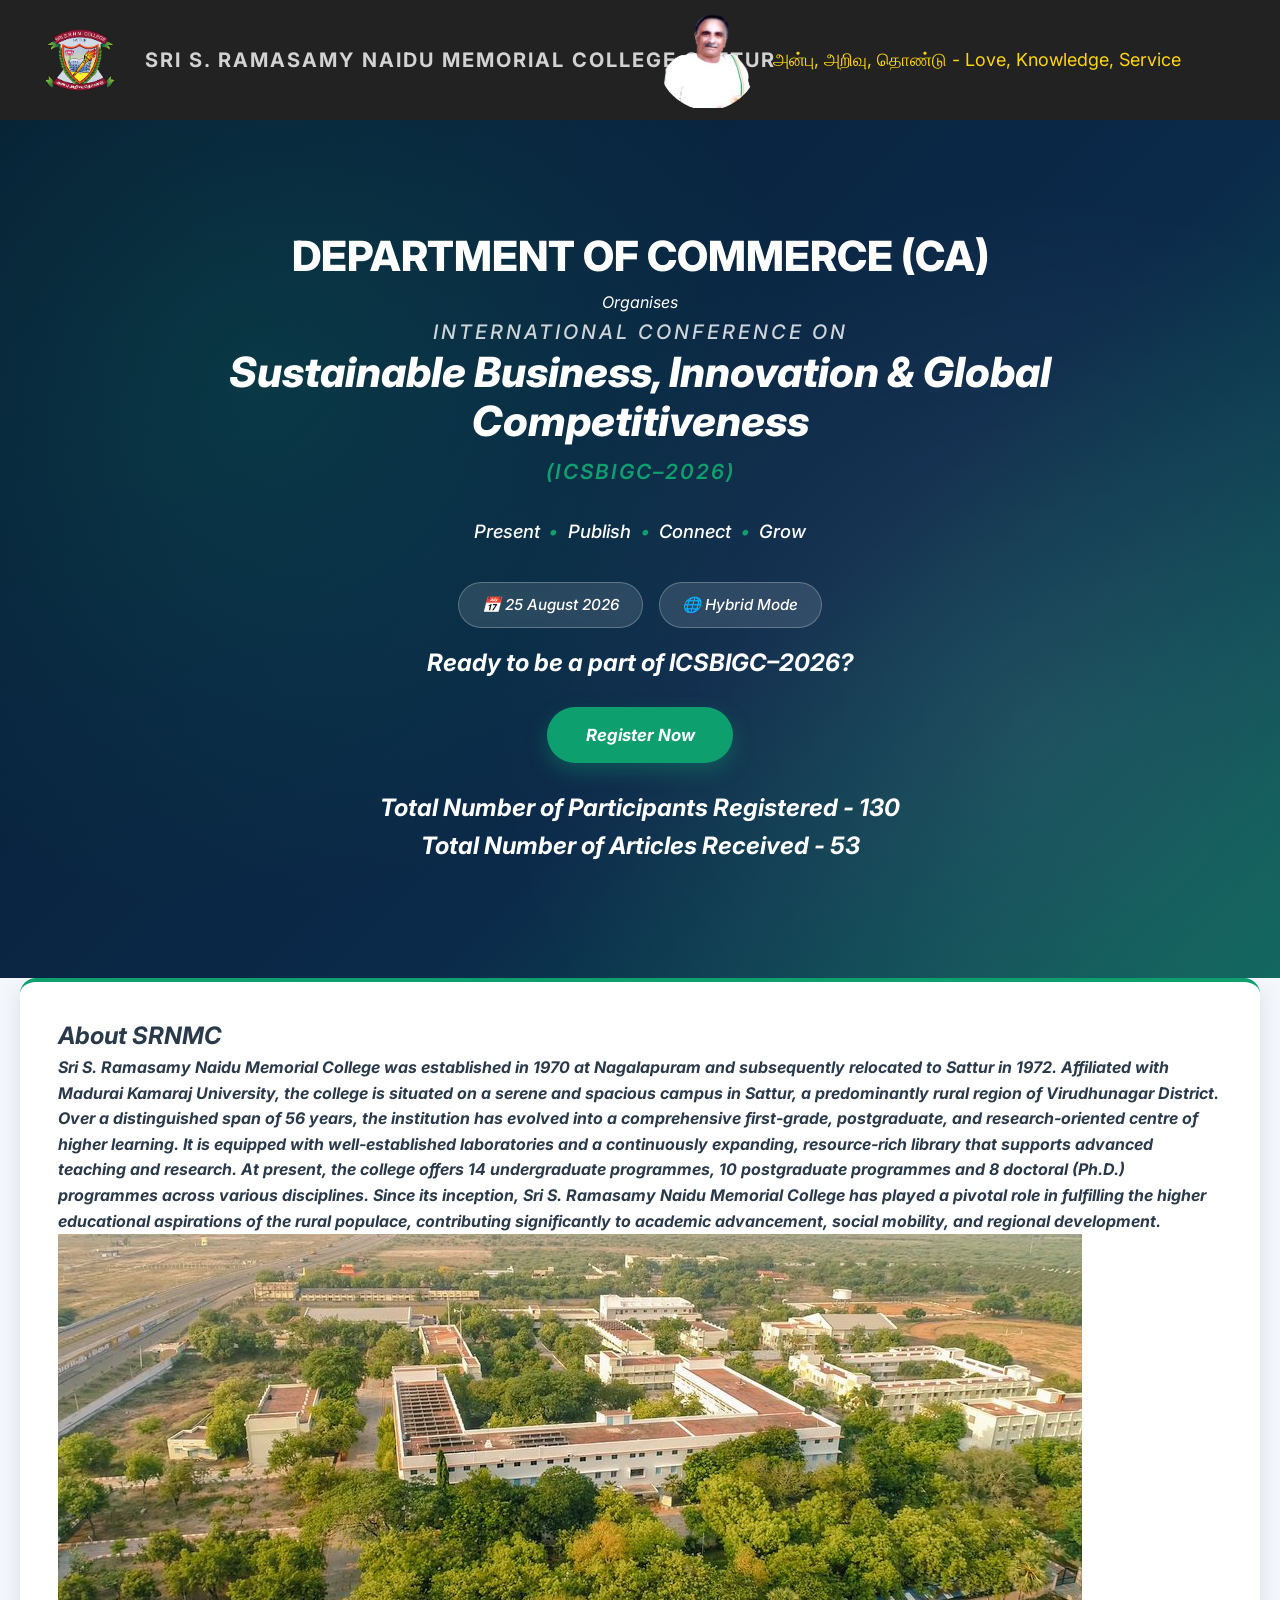
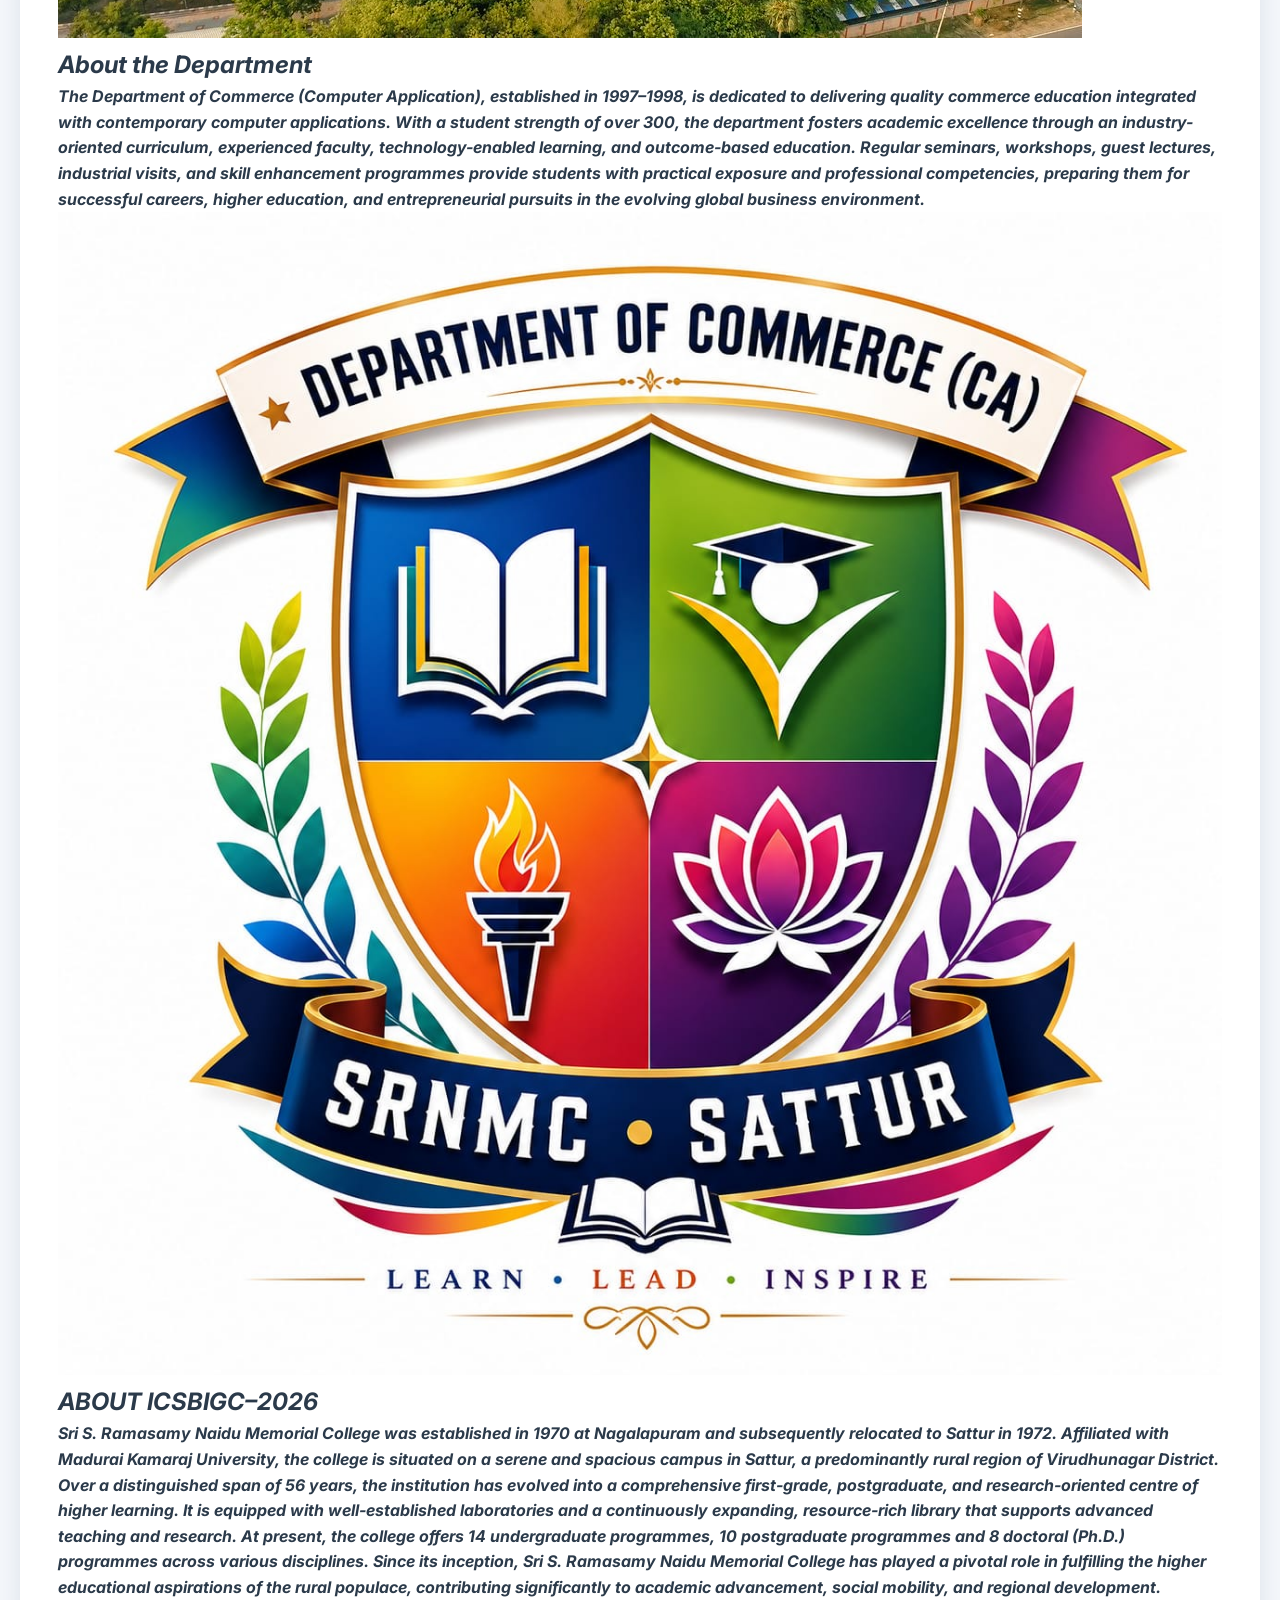
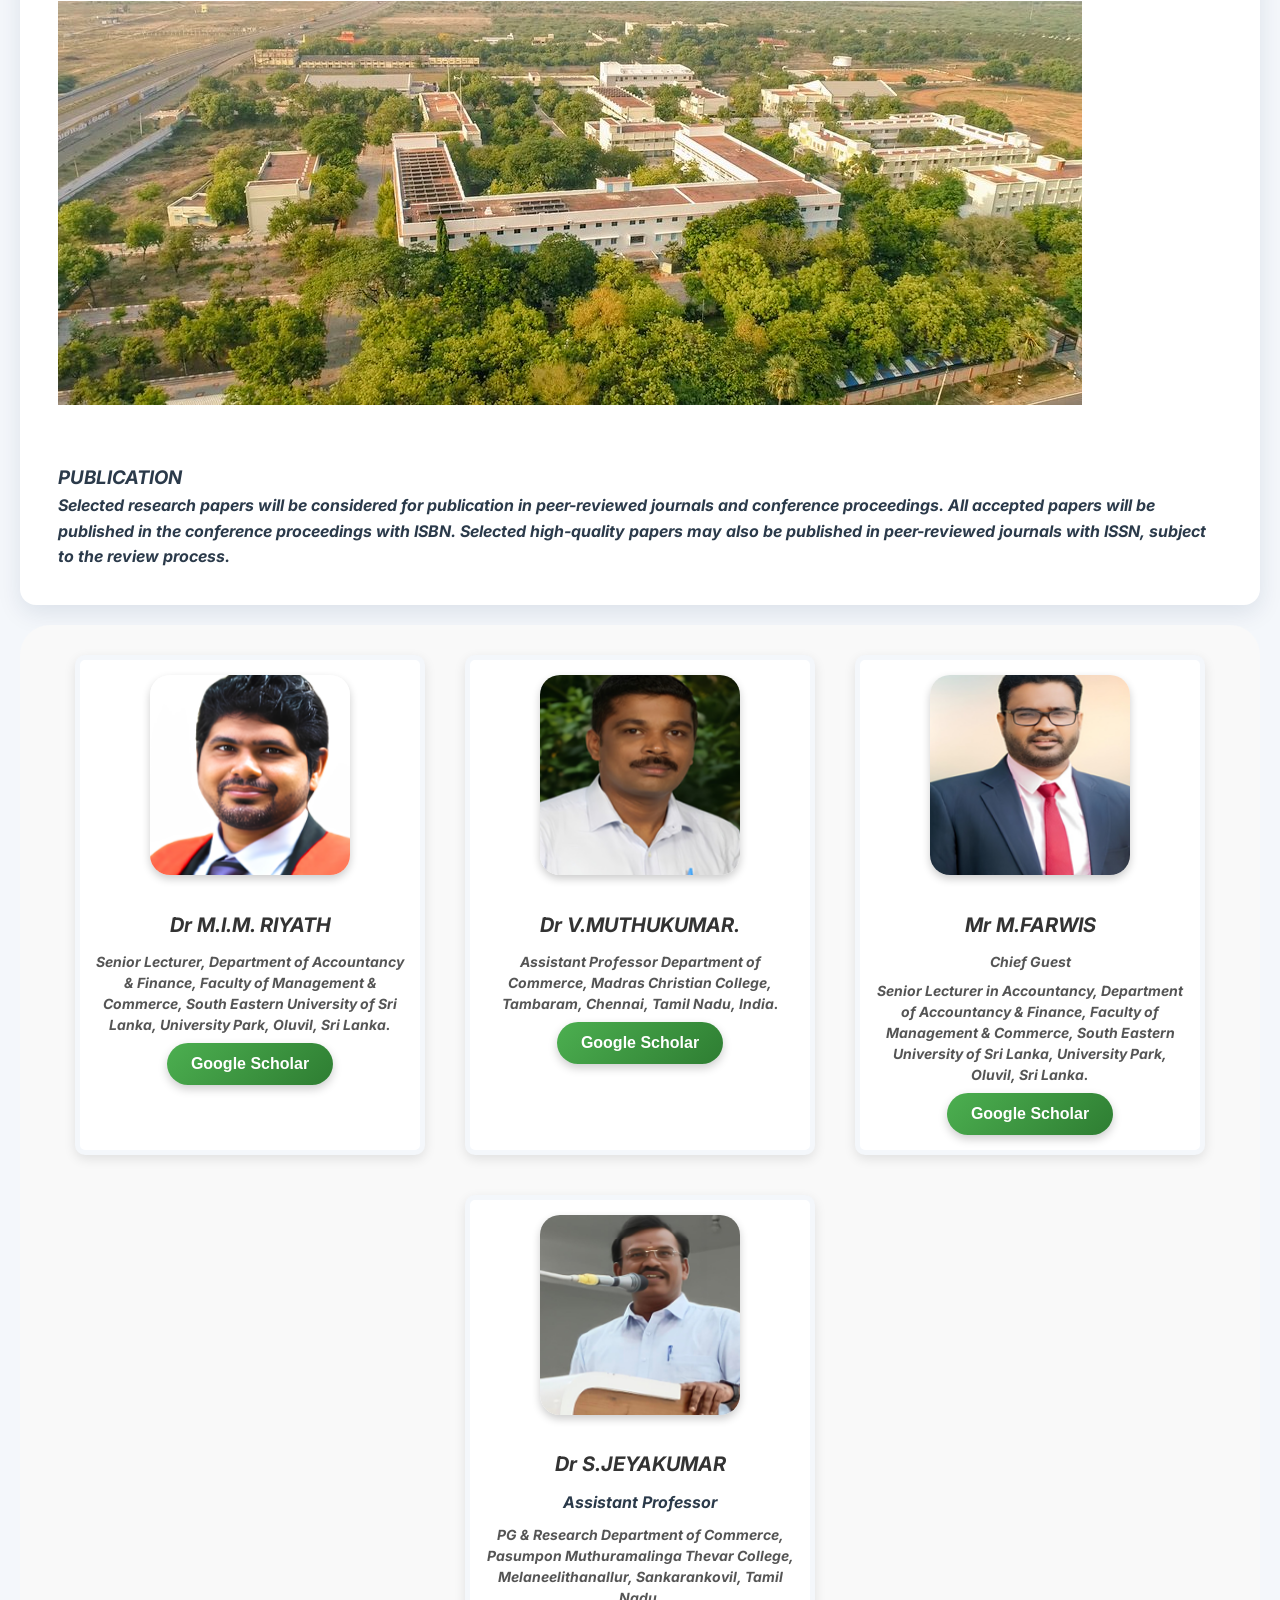
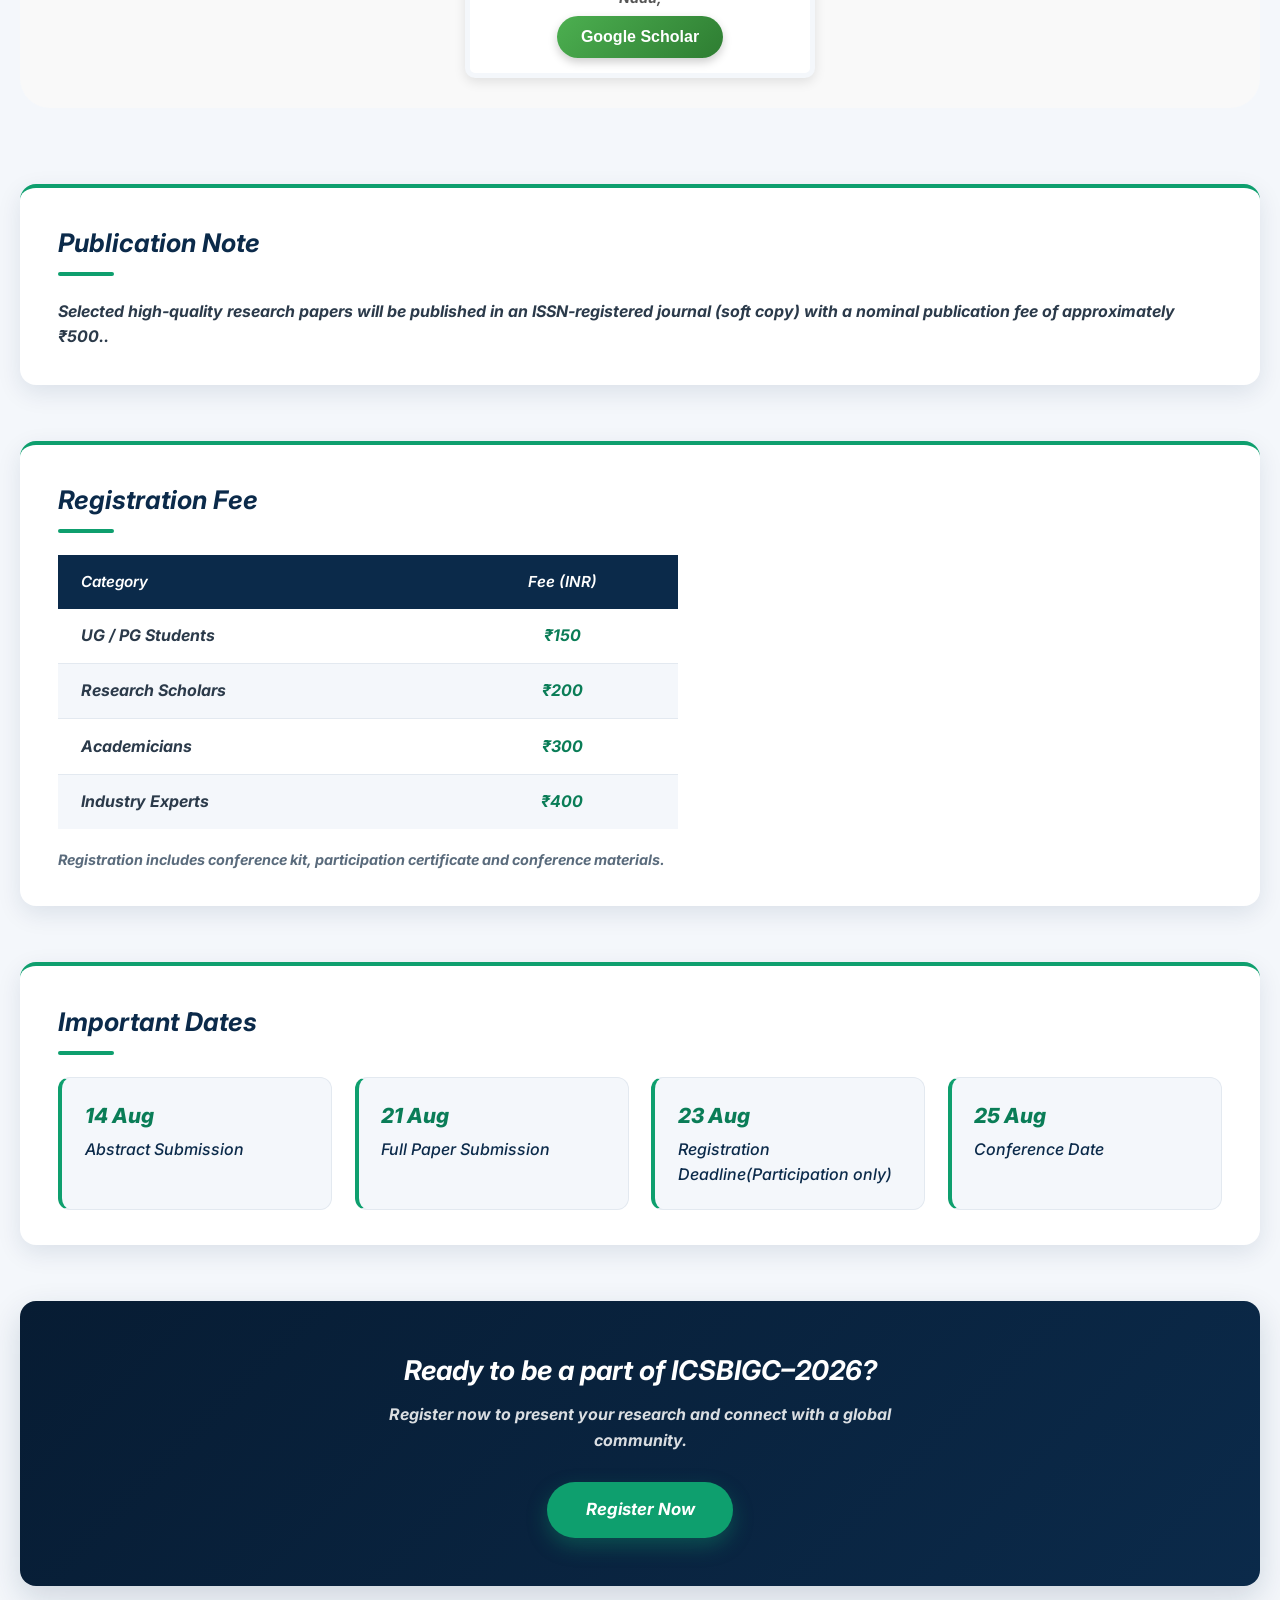
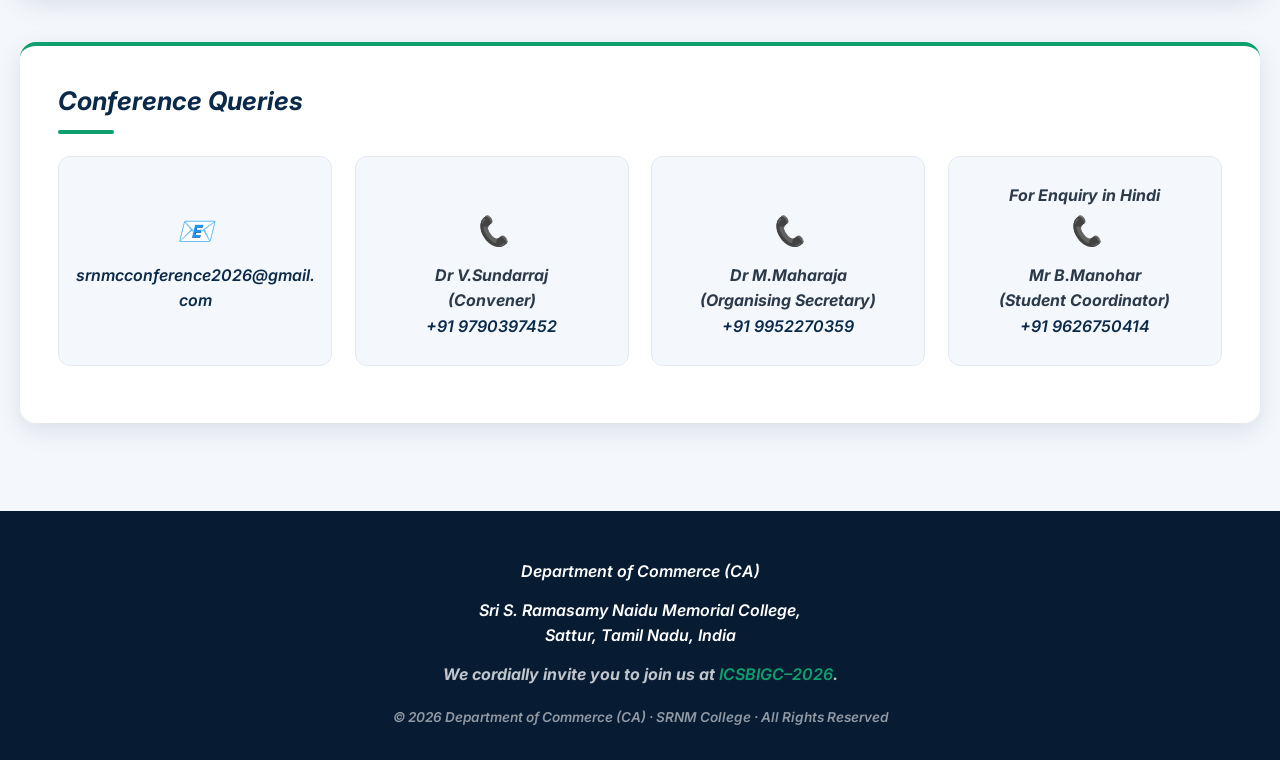
<file: registration.html>
<!DOCTYPE html>
<html lang="en">
<head>
    <meta charset="UTF-8">
    <meta name="viewport" content="width=device-width, initial-scale=1.0">
    <meta name="description" content="International Conference on Sustainable Business, Innovation & Global Competitiveness (ICSBIGC–2026)">
    <title>ICSBIGC–2026 | International Conference on Sustainable Business, Innovation & Global Competitiveness</title>
    <link rel="preconnect" href="https://fonts.googleapis.com">
    <link rel="preconnect" href="https://fonts.gstatic.com" crossorigin>
    <link href="https://fonts.googleapis.com/css2?family=Inter:wght@300;400;500;600;700;800&display=swap" rel="stylesheet">
    <link rel="stylesheet" href="responsive.css">
</head>
<body>
  
       
  
  <div class="navbar">
  <img src="collage_logo-removebg-preview.png" alt="Logo" class="logo">
  <p class="conference-name">Sri S. Ramasamy Naidu Memorial College,sattur</p>
  <img src="srnm.png" alt="Logo" class="logo2">

  <div class="marquee">
    <div class="marquee-content">
        
      <span>அன்பு, அறிவு, தொண்டு - Love, Knowledge, Service</span>
      <span>அன்பு, அறிவு, தொண்டு - Love, Knowledge, Service</span>
    </div>
  </div>
</div>

    </ul>
    
    </div>    
</div>


    <!-- HERO SECTION -->
    <header class="hero" id="home">
        <div class="hero-overlay"></div>
        <div class="container hero-content">
              <h1 class="hero-title">DEPARTMENT OF COMMERCE (CA) </h1>

            <i>Organises<i>
            <p class="conference-name">International Conference on</p>
            <h1 class="hero-title">Sustainable Business, Innovation &amp; Global Competitiveness</h1>
            <p class="hero-acronym">(ICSBIGC–2026)</p>
            <div class="tagline">
                <span>Present</span>
                <span class="dot">•</span>
                <span>Publish</span>
                <span class="dot">•</span>
                <span>Connect</span>
                <span class="dot">•</span>
                <span>Grow</span>
            </div>
            <div class="hero-meta">
                <span class="badge">📅 25 August 2026</span>
                <span class="badge">🌐 Hybrid Mode</span>
                 <div class="container">
            
                <h2>Ready to be a part of ICSBIGC–2026?</h2><br> 
            
                <a href="https://forms.gle/SjU58Aezp9YNaehK8" target="_blank" rel="noopener" class="btn-register">Register Now</a><br> <br>
                <div class="abcd">
              <h2><b>Total Number of Participants Registered - 130<b></b></h2>
              <h2>Total Number of Articles Received - 53</h2>
              </div>
            </div>
        </div>
    </header>

    <!-- ORGANISER / ABOUT -->
         <section class="zigzag">
        <div class="container">
        <div class="card">
  <div class="zigzag-item">
    <div class="zigzag-text">
      <h2>About SRNMC</h2>
      <p>Sri S. Ramasamy Naidu Memorial College was established in 1970 at Nagalapuram and subsequently relocated to Sattur in 1972. Affiliated with Madurai Kamaraj University, the college is situated on a serene and spacious campus in Sattur, a predominantly rural region of Virudhunagar District. Over a distinguished span of 56 years, the institution has evolved into a comprehensive first-grade, postgraduate, and research-oriented centre of higher learning. It is equipped with well-established laboratories and a continuously expanding, resource-rich library that supports advanced teaching and research. At present, the college offers 14 undergraduate programmes, 10 postgraduate programmes and 8 doctoral (Ph.D.) programmes across various disciplines. Since its inception, Sri S. Ramasamy Naidu Memorial College has played a pivotal role in fulfilling the higher educational aspirations of the rural populace, contributing significantly to academic advancement, social mobility, and regional development.</p>
    </div>
    <div class="zigzag-image">
      <img src="srnm college.jpg" alt="College Image">
    </div>
  </div>

  <div class="zigzag-item reverse">
    <div class="zigzag-text">
      <h2>About the Department</h2>
     <p><b></b>The Department of Commerce (Computer Application), established in 1997–1998, is
dedicated to delivering quality commerce education integrated with contemporary
computer applications. With a student strength of over 300, the department fosters
academic excellence through an industry-oriented curriculum, experienced faculty,
technology-enabled learning, and outcome-based education. Regular seminars,
workshops, guest lectures, industrial visits, and skill enhancement programmes provide
students with practical exposure and professional competencies, preparing them for
successful careers, higher education, and entrepreneurial pursuits in the evolving global
business environment.</p> 
    </div>
     <div class="zigzag-image">
      <img src="collage logo2 copy.jpeg" alt="College Image">
    </div>
  </div>
  <div class="zigzag-item">
    <div class="zigzag-text">
      <h2>ABOUT ICSBIGC–2026</h2>
      <p>Sri S. Ramasamy Naidu Memorial College was established in 1970 at Nagalapuram and subsequently relocated to Sattur in 1972. Affiliated with Madurai Kamaraj University, the college is situated on a serene and spacious campus in Sattur, a predominantly rural region of Virudhunagar District. Over a distinguished span of 56 years, the institution has evolved into a comprehensive first-grade, postgraduate, and research-oriented centre of higher learning. It is equipped with well-established laboratories and a continuously expanding, resource-rich library that supports advanced teaching and research. At present, the college offers 14 undergraduate programmes, 10 postgraduate programmes and 8 doctoral (Ph.D.) programmes across various disciplines. Since its inception, Sri S. Ramasamy Naidu Memorial College has played a pivotal role in fulfilling the higher educational aspirations of the rural populace, contributing significantly to academic advancement, social mobility, and regional development.</p>
    </div>
    <div class="zigzag-image">
      <img src="srnm college.jpg" alt="College Image">
    </div>
    
  </div><br><br>
  <h3><b>PUBLICATION</b><br></h3>
Selected research papers will be considered for publication in peer-reviewed journals and conference proceedings.
All accepted papers will be published in the conference proceedings with ISBN. Selected high-quality papers may also be published in peer-reviewed journals with ISSN, subject to the review process.</p>
</p>
  </div>
  </div>
</section>
    
   

    <!-- CHIEF GUESTS -->

    <div class="chief">
        <div class="guest">
            <img src="Screenshot 2026-08-09 113142.png" alt="Chief Guest" class="guest-image">
            <h3>Dr M.I.M. RIYATH</h3>


            <p>Senior Lecturer, Department of Accountancy & Finance, Faculty of Management & Commerce, South Eastern University of Sri Lanka, University Park, Oluvil, Sri Lanka.</p>
             <div class="guest-button">
                <a href="https://scholar.google.com/citations?user=ENVNZ4EAAAAJ&hl=en"><button>Google Scholar</button> </a>
              </div>
        </div>
         <div class="guest">
             <img src="Screenshot 2026-08-09 113154.png" alt="Chief Guest" class="guest-image">
            <h3>Dr V.MUTHUKUMAR.</h3>
            <p >

Assistant Professor Department of Commerce, Madras Christian College, Tambaram, Chennai, Tamil Nadu, India.</p>
 <div class="guest-button">
                <a href="https://scholar.google.com/citations?hl=en&user=KsAwhLIAAAAJ"><button>Google Scholar</button> </a>
              </div>
         </div>
          <div class="guest">
             <img src="Screenshot 2026-08-09 113203.png" alt="Chief Guest" class="guest-image">
            <h3>Mr M.FARWIS</h3>
            <p >Chief Guest</p>
            <p >Senior Lecturer in Accountancy, Department of Accountancy & Finance, Faculty of Management & Commerce, South Eastern University of Sri Lanka, University Park, Oluvil, Sri Lanka.</p>
             <div class="guest-button">
                <a href="https://scholar.google.com/citations?user=j3vMXZQAAAAJ&hl=en"><button>Google Scholar</button> </a>
              </div>
          </div>

           <div class="guest">
             <img src="Screenshot 2026-08-09 113212.png" alt="Chief Guest" class="guest-image">
            
              <h3>Dr S.JEYAKUMAR</h3>
             

Assistant Professor


            <p >PG & Research Department of Commerce, Pasumpon Muthuramalinga Thevar College, Melaneelithanallur, Sankarankovil, Tamil Nadu,</p>
             <div class="guest-button">
                <a href="https://scholar.google.com/citations?hl=en&user=KsAwhLIAAAAJ"><button>Google Scholar</button> </a>
              </div>
          </div>
           </div>
           
    </div>

    <!-- PUBLICATION NOTE -->
    <section class="section" id="publication">
        <div class="container">
            <div class="card">
                <div class="card-header">
                    <h2>Publication Note</h2>
                    <div class="underline"></div>
                </div>
                <p>Selected high‑quality research papers will be published in an ISSN‑registered journal (soft copy) with a nominal publication fee of approximately ₹500..</p>
            </div>
        </div>
    </section>

    <!-- REGISTRATION FEE -->
    <section class="section" id="registration">
        <div class="container">
            <div class="card">
                <div class="card-header">
                    <h2>Registration Fee</h2>
                    <div class="underline"></div>
                </div>
                <div class="fee-table-wrap">
                    <table class="fee-table">
                        <thead>
                            <tr>
                                <th>Category</th>
                                <th>Fee (INR)</th>
                            </tr>
                        </thead>
                        <tbody>
                            <tr>
                                <td>UG / PG Students</td>
                                <td>₹150</td>
                            </tr>
                            <tr>
                                <td>Research Scholars</td>
                                <td>₹200</td>
                            </tr>
                            <tr>
                                <td>Academicians</td>
                                <td>₹300</td>
                            </tr>
                            <tr>
                                <td>Industry Experts</td>
                                <td>₹400</td>
                            </tr>
                        </tbody>
                    </table>
                </div>
                <p class="note">Registration includes conference kit, participation certificate and conference materials.</p>
            </div>
        </div>
    </section>

    <!-- IMPORTANT DATES -->
    <section class="section" id="dates">
        <div class="container">
            <div class="card">
                <div class="card-header">
                    <h2>Important Dates</h2>
                    <div class="underline"></div>
                </div>
                <div class="timeline">
                    <div class="timeline-item">
                        <span class="tl-date">14 Aug</span>
                        <span class="tl-label">Abstract Submission</span>
                    </div>
                    <div class="timeline-item">
                        <span class="tl-date">21 Aug</span>
                        <span class="tl-label">Full Paper Submission</span>
                    </div>
                    <div class="timeline-item">
                        <span class="tl-date">23 Aug</span>
                        <span class="tl-label">Registration Deadline(Participation only)</span>
                    </div>
                    <div class="timeline-item">
                        <span class="tl-date">25 Aug</span>
                        <span class="tl-label">Conference Date</span>
                    </div>
                </div>
            </div>
        </div>
    </section>

    <!-- REGISTER CTA -->
    <section class="section cta-section" id="register">
        <div class="container">
            <div class="cta-card">
                <h2>Ready to be a part of ICSBIGC–2026?</h2>
                <p>Register now to present your research and connect with a global community.</p>
                <a href="https://forms.gle/SjU58Aezp9YNaehK8" target="_blank" rel="noopener" class="btn-register">Register Now</a>
            </div>
        </div>
    </section>

    <!-- CONTACT -->
    <section class="section" id="contact">
        <div class="container">
            <div class="card">
                <div class="card-header">
                    <h2>Conference Queries</h2>
                    <div class="underline"></div>
                </div>
                <div class="contact-grid">
                    <div class="contact-item"><br>
                      <a href="mailto:srnmcconference2026@gmail.com">     <span class="contact-icon">📧</span>
                        <p class="contact-value">srnmcconference2026@gmail.com</p></a>
                    </div>
                    <div class="contact-item"><br>
                      <a href="tel:9790397452">     <span class="contact-icon">📞</span>
                        <h4>Dr V.Sundarraj <br>(Convener) </h4>
                        <p class="contact-value">+91 9790397452</p></a>
                    </div>
                    <div class="contact-item"><br>
                       <a href="tel:9952270359">    <span class="contact-icon">📞</span>
                        <h4>Dr M.Maharaja<br> (Organising Secretary) </h4>
                        <p class="contact-value">+91 9952270359</p></a>
                    </div>
                     <div class="contact-item">
                       <a href="tel:9626750414"> <p><b>For Enquiry in Hindi<b></p>
                        <span class="contact-icon">📞</span>
                        <h4>Mr B.Manohar<br>(Student Coordinator)</h4>
                        <p class="contact-value">+91 9626750414</p></a>
                    </div>
                </div>
            </div>
        </div>
    </section>
   

    <!-- FOOTER -->
    <footer class="footer">
        <div class="container footer-inner">
             <p class="footer-org">Department of Commerce (CA)</p>
            <p class="footer-org">Sri S. Ramasamy Naidu Memorial College,<br>Sattur, Tamil Nadu, India</p>
            <p class="footer-invite">We cordially invite you to join us at <strong>ICSBIGC–2026</strong>.</p>
            <p class="footer-copy">© 2026 Department of Commerce (CA) · SRNM College · All Rights Reserved</p>
        </div>
    </footer>

</body>
</html>
</file>
<file: styles.css>
/* ===== RESET & BASE ===== */
* {
    margin: 0;
    padding: 0;
    box-sizing: border-box;
}
* {
    margin: 0;
    padding: 0;
    box-sizing: border-box;
}

body {
    font-family: Arial, sans-serif;
    background-color: #f5f5f5;
}

/* Navbar container */
.navbar {
  display: flex;
  justify-content: space-between; /* spreads left, center, right */
  align-items: center;
  background-color: #222; /* example dark background */
  padding: 10px 20px;
}

.logo img {
  height: 2px; /* adjust logo size */
  BORDER-RADIUS: 90%;

}
.navbar img.logo {
  border-radius: 50%;
  margin-left: 10px; /* space between logos */
}
.navbar img.logo2 {
  border-radius: 50%;
  margin-left: 10px; /* space between logos */
}

.conference-name {
  flex: 1; /* takes available space */
  text-align: 
  font-size: 20px;
  font-weight: bold;
  color: #fff; /* white text */
  padding-left: -20px; /* space from logo */
  margin-top: 15px; /* space from logo */
}

.navbar ul {
  list-style: none;
  margin: 0;
  padding: 0;
  display: flex;
}

.navbar ul li {
  margin-left: 15px;
}

.navbar button {
  margin-left: 20px;
  padding: 8px 15px;
  background: #4CAF50; /* example green button */
  color: #fff;
  border: none;
  border-radius: 4px;
  cursor: pointer;
}

/* Main navigation container */
.nav {
    width: 100%;
    background-color: #222;
    color: white;
}

/* Top navigation area */
.fonts {
    display: flex;
    align-items: center;
    padding: 10px 30px;
    min-height: 70px;
}

/* Hamburger button */
.fonts > button {
    background: transparent;
    border: none;
    color: white;
    font-size: 28px;
    cursor: pointer;
    padding: 5px 10px;
}

/* Hamburger dropdown menu */
.menu {
    position: absolute;
    top: 70px;
    left: 20px;
    width: 180px;
    background-color: #333;
    list-style: none;
    padding: 10px 0;
    border-radius: 6px;
    box-shadow: 0 5px 15px rgba(0, 0, 0, 0.3);
    z-index: 1000;
}
.navbar {
  display: flex;
  align-items: center;
  justify-content: space-between; /* spreads items nicely */
 
  padding: 10px 20px;
}

.logo, .logo2 {
  width: 120px;   /* exact size for logos */
  height: auto;   /* keeps aspect ratio */
}

.conference-name {
  flex: 1; /* takes available space */
  text-align: center;
  font-size: 22px;
  font-weight: bold;
  color: #fff;
}

.marquee {
  flex: 1; /* allow marquee to stretch */
  overflow: hidden;
  white-space: nowrap;
}

.marquee-content {
  display: inline-block;
  animation: marquee 15s linear infinite;
}

.marquee-content span {
  display: inline-block;
  padding-right: 50px; /* spacing between repeats */
  color: #ffd700;
  font-size: 18px;
}

@keyframes marquee {
  0%   { transform: translateX(0); }
  100% { transform: translateX(-50%); }
}


.menu li {
    padding: 12px 20px;
}

.menu li:hover {
    background-color: #444;
}

.menu a {
    color: white;
    text-decoration: none;
    font-size: 15px;
}
.abcd h2 {
  animation: blink 1.5s infinite;
  color: #f8cc08; /* optional: red color for emphasis */
}

@keyframes blink {
  0% { opacity: 1; }
  50% { opacity: 0; }
  100% { opacity: 1; }
}

/* Main navbar */
.navbar {
    display: flex;
    align-items: center;
    justify-content: space-between;
    width: 100%;
    padding-left: 25px;
}

/* Logo */
.logo img {
    width: 55px;
    height: 55px;
    object-fit: contain;
}

/* Main navigation links */
.navbar ul {
    display: flex;
    align-items: center;
    gap: 30px;
    list-style: none;
    margin-left: auto;
}

.navbar li {
    padding: 10px;
}

.navbar a {
    color: white;
    text-decoration: none;
    font-size: 16px;
    text-transform: capitalize;
    transition: color 0.3s ease;
}

.navbar a:hover {
    color: #00bcd4;
}

/* Mobile responsive design */
@media (max-width: 700px) {
    .fonts {
        padding: 8px 15px;
    }

    .navbar ul {
        display: none;
    }

    .navbar {
        padding-left: 10px;
    }

    .logo img {
        width: 45px;
        height: 45px;
    }

    .menu {
        top: 60px;
        left: 10px;
    }
}



.heading {
    text-align: center;
    margin-top: 20px;
    font family: Arial, sans-serif;
}
.abcd {
    display: flex;
    justify-content: space-between; /* one left, one right */
    align-items: justify;            /* vertical alignment */
    padding: 0 2rem;                /* space inside container */
}

.abcd h2 {
    margin: 0;                      /* remove default h2 margin */
}
/* Container */
.abcd {
  text-align: justify;  /* centers content horizontally */
  margin: 20px auto;
  max-width: 1200px;   /* keeps content centered on large screens */
  padding: 10px;
}

/* Headings with blink */
.abcd h2 {
  animation: blink 1.5s infinite;
  color: #f8cc08;   /* golden yellow highlight */
  font-weight: bold;
  font-size: 1.6rem;
  margin: 10px 0;
  line-height: 1.4;
}

/* Blink animation */
@keyframes blink {
  0%   { opacity: 1; }
  50%  { opacity: 0; }
  100% { opacity: 1; }
}

/* Mobile screens */
@media (max-width: 768px) {
  .abcd h2 {
    font-size: 1.2rem;
  }
}

/* Tablets / mid-size screens */
@media (min-width: 769px) and (max-width: 1200px) {
  .abcd h2 {
    font-size: 1.4rem;
  }
}

/* Ultra-large screens (TVs, projectors) */
@media (min-width: 1600px) {
  .abcd h2 {
    font-size: 2rem;
    line-height: 1.6;
  }
}


:root {
    --navy: #0b2a4a;
    --navy-dark: #071c33;
    --emerald: #0e9f6e;
    --emerald-dark: #0a7d57;
    --text: #2b3a4a;
    --muted: #5a6b7c;
    --bg: #f4f7fb;
    --white: #ffffff;
    --border: #e3e9f0;
    --shadow: 0 8px 24px rgba(11, 42, 74, 0.10);
    --shadow-lg: 0 12px 32px rgba(11, 42, 74, 0.16);
    --radius: 16px;
}

html {
    scroll-behavior: smooth;
}

body {
    font-family: 'Inter', Arial, sans-serif;
    color: var(--text);
    background-color: var(--bg);
    line-height: 1.6;
    -webkit-font-smoothing: antialiased;
}

.container {
    width: 100%;
    max-width: 1700px;
    margin: 0 auto;
    padding: 0 24px;
}

/* ===== HERO ===== */
.hero {
    position: relative;
    background: linear-gradient(135deg, var(--navy-dark) 0%, var(--navy) 60%, var(--emerald) 140%);
    color: var(--white);
    text-align: center;
    padding: 7rem 0 6rem;
    overflow: hidden;
}

.hero-overlay {
    position: absolute;
    inset: 0;
    background-image: radial-gradient(circle at 20% 30%, rgba(14, 159, 110, 0.18), transparent 45%),
                      radial-gradient(circle at 80% 70%, rgba(255, 255, 255, 0.08), transparent 45%);
    pointer-events: none;
}

.hero-content {
    position: relative;
    z-index: 1;
}

.conference-name {
    font-size: 1rem;
    font-weight: 500;
    letter-spacing: 3px;
    text-transform: uppercase;
    color: rgba(255, 255, 255, 0.8);
    margin-bottom: 1rem;
}

.hero-title {
    font-size: 2.6rem;
    font-weight: 800;
    line-height: 1.2;
    margin: 0 auto 0.5rem;
    max-width: 900px;
}

.hero-acronym {
    font-size: 1.3rem;
    font-weight: 600;
    color: var(--emerald);
    letter-spacing: 2px;
    margin-bottom: 1.8rem;
}

.tagline {
    display: flex;
    flex-wrap: wrap;
    justify-content: center;
    gap: 0.2rem 0.6rem;
    font-size: 1.15rem;
    font-weight: 500;
    margin-bottom: 2.2rem;
}

.tagline .dot {
    color: var(--emerald);
    font-weight: 700;
}

.hero-meta {
    display: flex;
    flex-wrap: wrap;
    justify-content: center;
    gap: 1rem;
}

.badge {
    background: rgba(255, 255, 255, 0.12);
    border: 1px solid rgba(255, 255, 255, 0.25);
    padding: 0.6rem 1.4rem;
    border-radius: 50px;
    font-size: 0.95rem;
    font-weight: 500;
    backdrop-filter: blur(4px);
}

/* ===== SECTIONS & CARDS ===== */
.section {
    padding: 3.5rem 0;
}

.section + .section {
    padding-top: 0;
}

.card {
    background: var(--white);
    border-radius: var(--radius);
    box-shadow: var(--shadow);
    padding: 2.2rem 2.4rem;
    border-top: 4px solid var(--emerald);
}

.card-header {
    margin-bottom: 1.4rem;
}

.card-header h2 {
    font-size: 1.6rem;
    font-weight: 700;
    color: var(--navy);
}

.underline {
    width: 56px;
    height: 4px;
    background: var(--emerald);
    border-radius: 4px;
    margin-top: 0.5rem;
}

/* ===== ABOUT ===== */
.about-grid {
    display: grid;
    grid-template-columns: 1.2fr 1fr;
    gap: 2rem;
    align-items: start;
}

.about-text p {
    margin-bottom: 1rem;
    color: var(--muted);
    margin-bottom: 1rem;
    color: var(--muted);
    text-align: justify;   /* centers text horizontally */
}

.about-text h2 {
    font-size: 1.4rem;
    font-weight: 700;
    color: var(--navy);
    margin-bottom: 0.8rem;
    text-align: justify;  /* centers the heading */
}

.about-text strong,
.organisers strong {
    color: var(--navy);
}
.organisers img{
    width: 100%;
    height: auto;
    border-radius: 12px;
     margin-left: 120px;
  width: 50%;
  height: 80%;
  border-radius: 12px;
  box-shadow: 0 4px 12px rgba(0,0,0,0.2);
}
.organisers {
    background: var(--bg);
    border: 1px solid var(--border);
    border-radius: 12px;
    padding: 1.6rem;
}

.organisers h3 {
    color: var(--emerald-dark);
    font-size: 0.85rem;
    letter-spacing: 1.5px;
    text-transform: uppercase;
    margin-bottom: 0.7rem;
}

.org-name {
    font-size: 1.15rem;
    font-weight: 700;
    color: var(--navy);
    margin-bottom: 0.4rem;
}

.org-college,
.org-city {
    color: var(--muted);
}
/*second one*/

.zigzag {
  display: flex;
  flex-direction: column;
  gap: 3rem; /* spacing between items */
  padding: 3.5rem 0;
}

.zigzag-item {
  display: flex;
  align-items: center;
  gap: 2rem;
}

.zigzag-text {
  flex: 1;
  text-align: justify;
}

.zigzag-image {
  flex: 1;
  height: 70%;
  padding-top: 10px;
}

.zigzag-image img {
  width: 70%;
  border-radius: 12px;
  box-shadow: 0 4px 12px rgba(0,0,0,0.2);
}
.zigzag-image1 {
  flex: 1;
  height: 70%;
  padding-top: 10px;
}

.zigzag-image1 img {
  width: 100%;
  border-radius: 12px;
  box-shadow: 0 4px 12px rgba(0,0,0,0.2);
}

/* Reverse layout for alternating effect */
.zigzag-item.reverse {
  flex-direction: row-reverse;
}

/* Responsive: stack on small screens */
@media (max-width: 768px) {
  .zigzag-item,
  .zigzag-item.reverse {
    flex-direction: column;
  }
}
/* Container for slideshow */
.zigzag-slideshow {
  position: relative;
  width: 100%;
  max-width: 500px; /* adjust as needed */
  height: 500px;    /* adjust as needed */
  overflow: hidden;
  border-radius: 12px;
  box-shadow: 0 4px 12px rgba(0,0,0,0.2);
}

/* All images stacked */
.zigzag-slideshow {
  position: relative;
  width: 100%;
  max-width: 500px; /* adjust as needed */
  height: 500px;    /* adjust as needed */
  overflow: hidden;
  border-radius: 12px;
  box-shadow: 0 4px 12px rgba(0,0,0,0.2);
}

/* All images stacked */
.zigzag-slideshow {
  position: relative;
  width: 100%;
  max-width: 500px; /* adjust as needed */
  height: 500px;    /* fixed box size */
  overflow: hidden;
  border-radius: 12px;
  box-shadow: 0 4px 12px rgba(0,0,0,0.2);
  background: #000; /* optional: fills gaps around images */
}

/* All images stacked */
.zigzag-slideshow img {
  position: absolute;
  width: 100%;
  height: 100%;
  object-fit: contain;   /* show full photo without cropping */
  background: #f1eaea;      /* fills empty space if aspect ratio differs */
  opacity: 0;
  animation: fadeCycle 16s infinite;
}

/* Each image gets its own delay */
.zigzag-slideshow img:nth-child(1) { animation-delay: 0s; }
.zigzag-slideshow img:nth-child(2) { animation-delay: 4s; }
.zigzag-slideshow img:nth-child(3) { animation-delay: 8s; }
.zigzag-slideshow img:nth-child(4) { animation-delay: 12s; }

/* Keyframes for fading effect */
@keyframes fadeCycle {
  0% { opacity: 0; }
  5% { opacity: 1; }
  25% { opacity: 1; }
  30% { opacity: 0; }
  100% { opacity: 0; }
}


.accreditation {
    display: inline-block;
    margin-top: 1rem;
    background: linear-gradient(135deg, var(--emerald), var(--emerald-dark));
    color: var(--white);
    font-weight: 600;
    font-size: 0.85rem;
    padding: 0.4rem 1rem;
    border-radius: 50px;
}

/* ===== FEE TABLE ===== */
.fee-table-wrap {
    overflow-x: auto;
}

.fee-table {
    width: 100%;
    border-collapse: collapse;
    max-width: 620px;
}

.fee-table thead th {
    background: var(--navy);
    color: var(--white);
    text-align: left;
    padding: 0.9rem 1.4rem;
    font-weight: 600;
    font-size: 0.95rem;
}

.fee-table thead th:last-child {
    text-align: center;
}

.fee-table tbody td {
    padding: 0.9rem 1.4rem;
    border-bottom: 1px solid var(--border);
}

.fee-table tbody td:last-child {
    text-align: center;
    font-weight: 700;
    color: var(--emerald-dark);
}

.fee-table tbody tr:nth-child(even) {
    background: var(--bg);
}

.fee-table tbody tr:last-child td {
    border-bottom: none;
}

.note {
    margin-top: 1.2rem;
    font-size: 0.9rem;
    color: var(--muted);
    font-style: italic;
}

/* ===== TIMELINE ===== */
.timeline {
    display: grid;
    grid-template-columns: repeat(auto-fit, minmax(220px, 1fr));
    gap: 1.4rem;
}

.timeline-item {
    background: var(--bg);
    border: 1px solid var(--border);
    border-left: 4px solid var(--emerald);
    border-radius: 12px;
    padding: 1.3rem 1.4rem;
}

.tl-date {
    display: block;
    font-size: 1.3rem;
    font-weight: 800;
    color: var(--emerald-dark);
    margin-bottom: 0.3rem;
}

.tl-label {
    font-weight: 500;
    color: var(--navy);
}

/* ===== CTA ===== */
.cta-section {
    padding-top: 0.5rem;
}

.cta-card {
    background: linear-gradient(135deg, var(--navy-dark), var(--navy));
    color: var(--white);
    text-align: center;
    border-radius: var(--radius);
    box-shadow: var(--shadow-lg);
    padding: 3rem 2rem;
}

.cta-card h2 {
    font-size: 1.7rem;
    margin-bottom: 0.6rem;
}
.btn-register:hover {
    background: var(--emerald-dark);
    transform: translateY(-2px);
    box-shadow: 0 12px 26px rgba(14, 159, 110, 0.45);
    transform: scale(1.05);
    box-shadow: 0 0 20px rgba(0, 255, 255, 0.5);
}

.cta-card p {
    color: rgba(255, 255, 255, 0.85);
    margin-bottom: 1.8rem;
    max-width: 520px;
    margin-left: auto;
    margin-right: auto;
}

.btn-register {
    display: inline-block;
    background: var(--emerald);
    color: var(--white);
    font-weight: 700;
    font-size: 1.05rem;
    text-decoration: none;
    padding: 0.9rem 2.4rem;
    border-radius: 50px;
    box-shadow: 0 8px 20px rgba(14, 159, 110, 0.35);
    transition: transform 0.2s ease, box-shadow 0.2s ease, background 0.2s ease;
}

.btn-register:hover {
    background: var(--emerald-dark);
    transform: translateY(-2px);
    box-shadow: 0 12px 26px rgba(14, 159, 110, 0.45);
}

/* ===== CONTACT ===== */
.contact-grid {
    display: grid;
    grid-template-columns: repeat(auto-fit, minmax(220px, 1fr));
    gap: 1.4rem;
}

.contact-item {
    text-align: center;
    background: var(--bg);
    border: 1px solid var(--border);
    border-radius: 12px;
    padding: 1.6rem 1rem;
}

.contact-icon {
    font-size: 1.8rem;
    display: block;
    margin-bottom: 0.5rem;
}
.contact-item a {
    text-decoration: none;
    color: inherit;
}

.contact-value {
    font-weight: 600;
    color: var(--navy);
    word-break: break-word;
}

/* ===== FOOTER ===== */
.footer {
    background: var(--navy-dark);
    color: rgba(255, 255, 255, 0.75);
    text-align: center;
    padding: 3rem 0 2rem;
    margin-top: 2rem;
}

.footer-org {
    font-weight: 600;
    color: var(--white);
    margin-bottom: 0.8rem;
}

.footer-invite {
    margin-bottom: 1.2rem;
}

.footer-invite strong,
.footer-copy {
    color: var(--emerald);
    font-weight: 600;
}

.footer-copy {
    font-size: 0.85rem;
    margin-top: 1.2rem;
    color: rgba(255, 255, 255, 0.55);
}

/* ===== RESPONSIVE ===== */
@media (max-width: 768px) {
    .hero {
        padding: 5rem 0 4rem;
    }

    .hero-title {
        font-size: 1.9rem;
    }

    .hero-acronym {
        font-size: 1.1rem;
    }

    .tagline {
        font-size: 1rem;
    }

    .about-grid {
        grid-template-columns: 1fr;
        gap: 1.5rem;
    }

    .card {
        padding: 1.8rem 1.4rem;
    }

    .cta-card h2 {
        font-size: 1.4rem;
    }
}

@media (max-width: 480px) {
    .hero-title {
        font-size: 1.6rem;
    }

    .badge {
        padding: 0.5rem 1rem;
        font-size: 0.85rem;
    }
}
.chief {
  display: grid;
  grid-template-columns: repeat(auto-fit, minmax(280px, 1fr));
  gap: 1.5rem;
  background-color: #dde4ea;
  border-radius: 30px;
  margin: 20px;
  padding: 20px;
}

.guest {
  display: flex;
  flex-direction: column;
  align-items: center;       /* ✅ centers all content horizontally */
  justify-content: space-between;
  background-color: #d1d9e0;
  border-radius: 20px;
  border: 5px solid #f4f7fb;
  padding: 1.5rem;
  text-align: center;
  transition: all 0.3s ease-in-out;
  min-height: 420px;
}

.guest img.guest-image {
  width: 150px;
  height: auto;
  border-radius: 50%;        /* circular profile */
  margin-bottom: 1rem;
  box-shadow: 0 4px 8px rgba(0,0,0,0.2);
  display: block;
}

.guest h3 {
  margin: 0.5rem 0;
  font-size: 1.2rem;
  font-weight: bold;
  color: #333;
}

.guest p {
  font-size: 0.95rem;
  line-height: 1.4;
  margin: 0.5rem 0;
  color: #555;
}

.guest-button {
  margin-top: auto;
}

.guest-button button {
  background: linear-gradient(135deg, #4caf50, #2e7d32);
  color: #fff;
  font-size: 14px;
  font-weight: bold;
  padding: 10px 20px;
  border: none;
  border-radius: 25px;
  cursor: pointer;
  transition: all 0.3s ease;
}

.guest-button button:hover {
  background: linear-gradient(135deg, #66bb6a, #388e3c);
  transform: scale(1.05);
  box-shadow: 0 6px 14px rgba(0,0,0,0.3);
}

.guest:hover {
  background-color: #0e9f6e;
  color: #ffffff;
  transform: scale(1.05);
  box-shadow: 0 0 20px rgba(0, 255, 255, 0.5);
}

/* 📱 Responsive tweaks */
@media (max-width: 768px) {
  .chief {
    grid-template-columns: 1fr;
    align-items: center;
  }

  .guest {
    max-width: 90%;
    min-height: auto;
  }

  .guest h3 {
    font-size: 18px;
  }

  .guest p {
    font-size: 13px;
  }
}

.navbar .alogo img {
    width: auto;
    height: auto;
    border-radius: 50%;
    margin-bottom: 1rem;
    height: 200px;
    WIDTH: 200px;
   display: inline-block;   
   float: left;   /* Moves the logo to the right */
  margin-left: -210px; /
}
.navbar blogo img {
    width: 100%;
    height: auto;
    border-radius: 20px;
    margin-bottom: 1rem;
    height: 200px;
    WIDTH: 200px;
   display: inline-block;   
   float: right;             

}
.logo img:hover {
    transform: scale(1.9);
    transition: transform 0.3s ease;
}
.butt {
      background-color: #0e9f6e;
      border-radius: 30px;
      display: inline-block;
    }
    .butt a {
      color: white;
      text-decoration: none;
      font-weight: bold;
      font-family: Arial, sans-serif;
    }
    .butt:hover {
        background-color: #0a7d57;
        transform: scale(1.05);
        box-shadow: 0 0 20px rgba(14, 159, 110, 0.5);
    }
    .guest-button a button {
  background: linear-gradient(135deg, #4caf50, #2e7d32); /* green gradient */
  color: #fff;
  font-size: 16px;
  font-weight: bold;
  padding: 12px 24px;
  border: none;
  border-radius: 30px;
  cursor: pointer;
  transition: all 0.3s ease;
  box-shadow: 0 4px 10px rgba(0,0,0,0.2);
  position: relative;
  overflow: hidden;
}

/* Hover effect */
.guest-button a button:hover {
  background: linear-gradient(135deg, #66bb6a, #388e3c);
  transform: scale(1.05);
  box-shadow: 0 6px 14px rgba(0,0,0,0.3);
}

/* Ripple animation */
.guest-button a button::after {
  content: "";
  position: absolute;
  background: rgba(255,255,255,0.4);
  border-radius: 50%;
  width: 100px;
  height: 100px;
  top: 50%;
  left: 50%;
  transform: translate(-50%, -50%) scale(0);
  opacity: 0;
  transition: transform 0.5s ease, opacity 0.8s ease;
}

.guest-button a button:hover::after {
  transform: translate(-50%, -50%) scale(2);
  opacity: 1;
}
</file>
<file: responsive.css>
/* ===== RESET & BASE ===== */
* {
    margin: 0;
    padding: 0;
    box-sizing: border-box;
}
* {
    margin: 0;
    padding: 0;
    box-sizing: border-box;
}

body {
    font-family: Arial, sans-serif;
    background-color: #f5f5f5;
}

.navbar {
  display: flex;
  justify-content: space-between; /* spreads left, center, right */
  align-items: center;
  background-color: #222; /* example dark background */
  padding: 10px 20px;
}

.logo img {
  height: 2px; /* adjust logo size */
  BORDER-RADIUS: 90%;

}
.navbar img.logo {
  border-radius: 50%;
  margin-left: 10px; /* space between logos */
}
.navbar img.logo2 {
  border-radius: 50%;
  margin-left: 10px; /* space between logos */
}

.conference-name {
  flex: 1; /* takes available space */
  text-align: 
  font-size: 20px;
  font-weight: bold;
  color: #fff; /* white text */
  padding-left: 0px; /* space from logo */
  margin-top: 15px; /* space from logo */
}

.navbar ul {
  list-style: none;
  margin: 0;
  padding: 0;
  display: flex;
}

.navbar ul li {
  margin-left: 15px;
}

.navbar button {
  margin-left: 20px;
  padding: 8px 15px;
  background: #4CAF50; /* example green button */
  color: #fff;
  border: none;
  border-radius: 4px;
  cursor: pointer;
}

/* Main navigation container */
.nav {
    width: 100%;
    background-color: #222;
    color: white;
}

/* Top navigation area */
.fonts {
    display: flex;
    align-items: center;
    padding: 10px 30px;
    min-height: 70px;
}

/* Hamburger button */
.fonts > button {
    background: transparent;
    border: none;
    color: white;
    font-size: 28px;
    cursor: pointer;
    padding: 5px 10px;
}

/* Hamburger dropdown menu */
.menu {
    position: absolute;
    top: 70px;
    left: 20px;
    width: 180px;
    background-color: #333;
    list-style: none;
    padding: 10px 0;
    border-radius: 6px;
    box-shadow: 0 5px 15px rgba(0, 0, 0, 0.3);
    z-index: 1000;
}
.navbar {
  display: flex;
  align-items: center;
  justify-content: space-between; /* spreads items nicely */
 
  padding: 10px 20px;
}

.logo, .logo2 {
  width: 120px;   /* exact size for logos */
  height: auto;   /* keeps aspect ratio */
}

.conference-name {
  flex: 1; /* takes available space */
  text-align: center;
  font-size: 22px;
  font-weight: bold;
  color: #fff;
}

.marquee {
  flex: 1; /* allow marquee to stretch */
  overflow: hidden;
  white-space: nowrap;
}

.marquee-content {
  display: inline-block;
  animation: marquee 15s linear infinite;
}

.marquee-content span {
  display: inline-block;
  padding-right: 50px; /* spacing between repeats */
  color: #ffd700;
  font-size: 18px;
}

@keyframes marquee {
  0%   { transform: translateX(0); }
  100% { transform: translateX(-50%); }
}


.menu li {
    padding: 12px 20px;
}

.menu li:hover {
    background-color: #444;
}

.menu a {
    color: white;
    text-decoration: none;
    font-size: 15px;
}

/* Main navbar */
.navbar {
    display: flex;
    align-items: center;
    justify-content: space-between;
    width: 100%;
    padding-left: 25px;
}

/* Logo */
.logo img {
    width: 55px;
    height: 55px;
    object-fit: contain;
}

/* Main navigation links */
.navbar ul {
    display: flex;
    align-items: center;
    gap: 30px;
    list-style: none;
    margin-left: auto;
}

.navbar li {
    padding: 10px;
}

.navbar a {
    color: white;
    text-decoration: none;
    font-size: 16px;
    text-transform: capitalize;
    transition: color 0.3s ease;
}

.navbar a:hover {
    color: #00bcd4;
}

/* Mobile responsive design */
@media (max-width: 700px) {
    .fonts {
        padding: 8px 15px;
    }

    .navbar ul {
        display: none;
    }

    .navbar {
        padding-left: 10px;
    }

    .logo img {
        width: 45px;
        height: 45px;
    }

    .menu {
        top: 60px;
        left: 10px;
    }
}
.heading {
    text-align: center;
    margin-top: 20px;
    font family: Arial, sans-serif;
}

:root {
    --navy: #0b2a4a;
    --navy-dark: #071c33;
    --emerald: #0e9f6e;
    --emerald-dark: #0a7d57;
    --text: #2b3a4a;
    --muted: #5a6b7c;
    --bg: #f4f7fb;
    --white: #ffffff;
    --border: #e3e9f0;
    --shadow: 0 8px 24px rgba(11, 42, 74, 0.10);
    --shadow-lg: 0 12px 32px rgba(11, 42, 74, 0.16);
    --radius: 16px;
}

html {
    scroll-behavior: smooth;
}

body {
    font-family: 'Inter', Arial, sans-serif;
    color: var(--text);
    background-color: var(--bg);
    line-height: 1.6;
    -webkit-font-smoothing: antialiased;
}

.container {
    width: 100%;
    max-width: 1700px;
    margin: 0 auto;
    padding: 0 24px;
}

/* ===== HERO ===== */
.hero {
    position: relative;
    background: linear-gradient(135deg, var(--navy-dark) 0%, var(--navy) 60%, var(--emerald) 140%);
    color: var(--white);
    text-align: center;
    padding: 7rem 0 6rem;
    overflow: hidden;
}

.hero-overlay {
    position: absolute;
    inset: 0;
    background-image: radial-gradient(circle at 20% 30%, rgba(14, 159, 110, 0.18), transparent 45%),
                      radial-gradient(circle at 80% 70%, rgba(255, 255, 255, 0.08), transparent 45%);
    pointer-events: none;
}

.hero-content {
    position: relative;
    z-index: 1;
}

.conference-name {
    font-size: 1rem;
    font-weight: 500;
    letter-spacing: 3px;
    text-transform: uppercase;
    color: rgba(255, 255, 255, 0.8);
    margin-bottom: 1rem;
}

.hero-title {
    font-size: 2.6rem;
    font-weight: 800;
    line-height: 1.2;
    margin: 0 auto 0.5rem;
    max-width: 900px;
}

.hero-acronym {
    font-size: 1.3rem;
    font-weight: 600;
    color: var(--emerald);
    letter-spacing: 2px;
    margin-bottom: 1.8rem;
}

.tagline {
    display: flex;
    flex-wrap: wrap;
    justify-content: center;
    gap: 0.2rem 0.6rem;
    font-size: 1.15rem;
    font-weight: 500;
    margin-bottom: 2.2rem;
}

.tagline .dot {
    color: var(--emerald);
    font-weight: 700;
}

.hero-meta {
    display: flex;
    flex-wrap: wrap;
    justify-content: center;
    gap: 1rem;
}

.badge {
    background: rgba(255, 255, 255, 0.12);
    border: 1px solid rgba(255, 255, 255, 0.25);
    padding: 0.6rem 1.4rem;
    border-radius: 50px;
    font-size: 0.95rem;
    font-weight: 500;
    backdrop-filter: blur(4px);
}

/* ===== SECTIONS & CARDS ===== */
.section {
    padding: 3.5rem 0;
}

.section + .section {
    padding-top: 0;
}

.card {
    background: var(--white);
    border-radius: var(--radius);
    box-shadow: var(--shadow);
    padding: 2.2rem 2.4rem;
    border-top: 4px solid var(--emerald);
}

.card-header {
    margin-bottom: 1.4rem;
}

.card-header h2 {
    font-size: 1.6rem;
    font-weight: 700;
    color: var(--navy);
}

.underline {
    width: 56px;
    height: 4px;
    background: var(--emerald);
    border-radius: 4px;
    margin-top: 0.5rem;
}

/* ===== ABOUT ===== */
.about-grid {
    display: grid;
    grid-template-columns: 1.2fr 1fr;
    gap: 2rem;
    align-items: start;
}

.about-text p {
    margin-bottom: 1rem;
    color: var(--muted);
}

.about-text strong,
.organisers strong {
    color: var(--navy);
}

.organisers {
    background: var(--bg);
    border: 1px solid var(--border);
    border-radius: 12px;
    padding: 1.6rem;
}

.organisers h3 {
    color: var(--emerald-dark);
    font-size: 0.85rem;
    letter-spacing: 1.5px;
    text-transform: uppercase;
    margin-bottom: 0.7rem;
}

.org-name {
    font-size: 1.15rem;
    font-weight: 700;
    color: var(--navy);
    margin-bottom: 0.4rem;
}

.org-college,
.org-city {
    color: var(--muted);
}

.accreditation {
    display: inline-block;
    margin-top: 1rem;
    background: linear-gradient(135deg, var(--emerald), var(--emerald-dark));
    color: var(--white);
    font-weight: 600;
    font-size: 0.85rem;
    padding: 0.4rem 1rem;
    border-radius: 50px;
}

/* ===== FEE TABLE ===== */
.fee-table-wrap {
    overflow-x: auto;
}

.fee-table {
    width: 100%;
    border-collapse: collapse;
    max-width: 620px;
}

.fee-table thead th {
    background: var(--navy);
    color: var(--white);
    text-align: left;
    padding: 0.9rem 1.4rem;
    font-weight: 600;
    font-size: 0.95rem;
}

.fee-table thead th:last-child {
    text-align: center;
}

.fee-table tbody td {
    padding: 0.9rem 1.4rem;
    border-bottom: 1px solid var(--border);
}

.fee-table tbody td:last-child {
    text-align: center;
    font-weight: 700;
    color: var(--emerald-dark);
}

.fee-table tbody tr:nth-child(even) {
    background: var(--bg);
}

.fee-table tbody tr:last-child td {
    border-bottom: none;
}

.note {
    margin-top: 1.2rem;
    font-size: 0.9rem;
    color: var(--muted);
    font-style: italic;
}

/* ===== TIMELINE ===== */
.timeline {
    display: grid;
    grid-template-columns: repeat(auto-fit, minmax(220px, 1fr));
    gap: 1.4rem;
}

.timeline-item {
    background: var(--bg);
    border: 1px solid var(--border);
    border-left: 4px solid var(--emerald);
    border-radius: 12px;
    padding: 1.3rem 1.4rem;
}

.tl-date {
    display: block;
    font-size: 1.3rem;
    font-weight: 800;
    color: var(--emerald-dark);
    margin-bottom: 0.3rem;
}

.tl-label {
    font-weight: 500;
    color: var(--navy);
}

/* ===== CTA ===== */
.cta-section {
    padding-top: 0.5rem;
}

.cta-card {
    background: linear-gradient(135deg, var(--navy-dark), var(--navy));
    color: var(--white);
    text-align: center;
    border-radius: var(--radius);
    box-shadow: var(--shadow-lg);
    padding: 3rem 2rem;
}

.cta-card h2 {
    font-size: 1.7rem;
    margin-bottom: 0.6rem;
}
.btn-register:hover {
    background: var(--emerald-dark);
    transform: translateY(-2px);
    box-shadow: 0 12px 26px rgba(14, 159, 110, 0.45);
    transform: scale(1.05);
    box-shadow: 0 0 20px rgba(0, 255, 255, 0.5);
}

.cta-card p {
    color: rgba(255, 255, 255, 0.85);
    margin-bottom: 1.8rem;
    max-width: 520px;
    margin-left: auto;
    margin-right: auto;
}

.btn-register {
    display: inline-block;
    background: var(--emerald);
    color: var(--white);
    font-weight: 700;
    font-size: 1.05rem;
    text-decoration: none;
    padding: 0.9rem 2.4rem;
    border-radius: 50px;
    box-shadow: 0 8px 20px rgba(14, 159, 110, 0.35);
    transition: transform 0.2s ease, box-shadow 0.2s ease, background 0.2s ease;
}

.btn-register:hover {
    background: var(--emerald-dark);
    transform: translateY(-2px);
    box-shadow: 0 12px 26px rgba(14, 159, 110, 0.45);
}

/* ===== CONTACT ===== */
.contact-grid {
    display: grid;
    grid-template-columns: repeat(auto-fit, minmax(220px, 1fr));
    gap: 1.4rem;
}

.contact-item {
    text-align: center;
    background: var(--bg);
    border: 1px solid var(--border);
    border-radius: 12px;
    padding: 1.6rem 1rem;
}

.contact-icon {
    font-size: 1.8rem;
    display: block;
    margin-bottom: 0.5rem;
}
.contact-item a {
    text-decoration: none;
    color: inherit;
}

.contact-value {
    font-weight: 600;
    color: var(--navy);
    word-break: break-word;
}

/* ===== FOOTER ===== */
.footer {
    background: var(--navy-dark);
    color: rgba(255, 255, 255, 0.75);
    text-align: center;
    padding: 3rem 0 2rem;
    margin-top: 2rem;
}

.footer-org {
    font-weight: 600;
    color: var(--white);
    margin-bottom: 0.8rem;
}

.footer-invite {
    margin-bottom: 1.2rem;
}

.footer-invite strong,
.footer-copy {
    color: var(--emerald);
    font-weight: 600;
}

.footer-copy {
    font-size: 0.85rem;
    margin-top: 1.2rem;
    color: rgba(255, 255, 255, 0.55);
}

/* ===== RESPONSIVE ===== */
@media (max-width: 768px) {
    .hero {
        padding: 5rem 0 4rem;
    }

    .hero-title {
        font-size: 1.9rem;
    }

    .hero-acronym {
        font-size: 1.1rem;
    }

    .tagline {
        font-size: 1rem;
    }

    .about-grid {
        grid-template-columns: 1fr;
        gap: 1.5rem;
    }

    .card {
        padding: 1.8rem 1.4rem;
    }

    .cta-card h2 {
        font-size: 1.4rem;
    }
}

@media (max-width: 480px) {
    .hero-title {
        font-size: 1.6rem;
    }

    .badge {
        padding: 0.5rem 1rem;
        font-size: 0.85rem;
    }
}
.chief {
    display: grid;
    grid-template-columns: 1fr 1fr;
    gap: 1.5rem;
    background-color: #dde4ea;
    border-radius: 30px;
    margin: 20px;
}
.guest {
padding: 1.5rem;
    grid-template-columns: 1fr 1fr;
    gap: 1.5rem;
    margin: 10px;
    background-color: #d1d9e0;
    border-radius: 20px;
    border-color: #f4f7fb;
    border-width: 5px;
    border-style: solid;
    


    
}
.guest:hover{
    background-color: #0e9f6e;
    color: #ffffff;
    transform: scale3d(2,4);
    transition: cubic-bezier(0.075, 0.82, 0.165, 1);
    transform: scale(1.05);
    box-shadow: 0 0 20px rgba(0, 255, 255, 0.5);
}
.link {
    display: flex;
    justify-content: center;
    margin-top: 2rem;
}
.link1 button {
    background-color: #0e9f6e;
    color: #ffffff;
    border: none;
    padding: 0.8rem 1.5rem;
    font-size: 1.1rem;
    border-radius: 30px;
    cursor: pointer;
    transition: background-color 0.3s ease, transform 0.3s ease, box-shadow 0.3s ease;
}
 button:hover {
    background-color: #0a7d57;
    transform: scale(1.05);
    box-shadow: 0 0 20px rgba(14, 159, 110, 0.5);
}
.link1 a {
    color: #ffffff;
    text-decoration: none;
}

.guest img {
    width: 100%;
    height: auto;
    border-radius: 20px;
    margin-bottom: 1rem;
    height: 200px;
    WIDTH: 200px;
}
/* Container for all guests */
.chief {
  display: flex;
  flex-wrap: wrap;         /* allows wrapping on smaller screens */
  justify-content: center; /* center align */
  gap: 20px;               /* spacing between guest cards */
  padding: 20px;
  background: #f9f9f9;     /* light background */
}

/* Each guest card */
.guest {
  flex: 1 1 300px;         /* flexible width, min 300px */
  max-width: 350px;        /* prevents cards from stretching too wide */
  background: #fff;
  border-radius: 10px;
  box-shadow: 0 4px 12px rgba(0,0,0,0.1);
  padding: 15px;
  text-align: center;
  transition: transform 0.3s ease;
}

.guest:hover {
  transform: translateY(-5px); /* subtle hover lift */
}

/* Guest images */
.guest-image {
  width: 100%;
  max-width: 200px;        /* keeps images neat */
  height: auto;
  border-radius: 50%;      /* circular profile style */
  margin-bottom: 15px;
  box-shadow: 0 4px 8px rgba(0,0,0,0.2);
}

/* Guest name */
.guest h3 {
  font-size: 20px;
  font-weight: bold;
  margin: 10px 0;
  color: #333;
}

/* Guest description */
.guest p {
  font-size: 14px;
  line-height: 1.5;
  color: #555;
  margin: 8px 0;
}

/* Scholar button */
.guest-button a button {
  background: linear-gradient(135deg, #4caf50, #2e7d32);
  color: #fff;
  font-size: 14px;
  font-weight: bold;
  padding: 10px 20px;
  border: none;
  border-radius: 25px;
  cursor: pointer;
  transition: all 0.3s ease;
}

.guest-button a button:hover {
  background: linear-gradient(135deg, #66bb6a, #388e3c);
  transform: scale(1.05);
  box-shadow: 0 6px 14px rgba(0,0,0,0.3);
}

/* Responsive tweaks */
@media (max-width: 768px) {
  .chief {
    flex-direction: column; /* stack cards vertically */
    align-items: center;
  }

  .guest {
    max-width: 90%;        /* take most of screen width */
  }

  .guest h3 {
    font-size: 18px;
  }

  .guest p {
    font-size: 13px;
  }
}

.navbar .alogo img {
    width: auto;
    height: auto;
    border-radius: 20px;
    margin-bottom: 1rem;
    height: 200px;
    WIDTH: 200px;
   display: inline-block;   
   float: left;   /* Moves the logo to the right */
  
}
.navbar blogo img {
    width: 100%;
    height: auto;
    border-radius: 20px;
    margin-bottom: 1rem;
    height: 200px;
    WIDTH: 200px;
   display: inline-block;   
   float: right;             

}
.logo img:hover {
    transform: scale(1.9);
    transition: transform 0.3s ease;
}
.butt {
      background-color: #0e9f6e;
      border-radius: 30px;
      display: inline-block;
    }
    .butt a {
      color: white;
      text-decoration: none;
      font-weight: bold;
      font-family: Arial, sans-serif;
    }
    .butt:hover {
        background-color: #0a7d57;
        transform: scale(1.05);
        box-shadow: 0 0 20px rgba(14, 159, 110, 0.5);
    }
    .guest-button a button {
  background: linear-gradient(135deg, #4caf50, #2e7d32); /* green gradient */
  color: #fff;
  font-size: 16px;
  font-weight: bold;
  padding: 12px 24px;
  border: none;
  border-radius: 30px;
  cursor: pointer;
  transition: all 0.3s ease;
  box-shadow: 0 4px 10px rgba(0,0,0,0.2);
  position: relative;
  overflow: hidden;
}

/* Hover effect */
.guest-button a button:hover {
  background: linear-gradient(135deg, #66bb6a, #388e3c);
  transform: scale(1.05);
  box-shadow: 0 6px 14px rgba(0,0,0,0.3);
}

/* Ripple animation */
.guest-button a button::after {
  content: "";
  position: absolute;
  background: rgba(255,255,255,0.4);
  border-radius: 50%;
  width: 100px;
  height: 100px;
  top: 50%;
  left: 50%;
  transform: translate(-50%, -50%) scale(0);
  opacity: 0;
  transition: transform 0.5s ease, opacity 0.8s ease;
}

.guest-button a button:hover::after {
  transform: translate(-50%, -50%) scale(2);
  opacity: 1;
}
/* =========================================
   MOBILE HORIZONTAL SCROLL FIX
   ========================================= */

html,
body {
    width: 100%;
    max-width: 100%;
    margin: 0;
    padding: 0;
    overflow-x: hidden;
}

* {
    box-sizing: border-box;
}

/* Images should never overflow */
img {
    max-width: 100%;
}

/* Main container */
.container {
    width: 100%;
    max-width: 1700px;
    margin: 0 auto;
    padding-left: 20px;
    padding-right: 20px;
}

/* ================= HEADER ================= */

.navbar {
    width: 100%;
    max-width: 100%;
    display: flex;
    align-items: center;
    justify-content: space-between;
    padding: 10px 15px;
    overflow: hidden;
}

.navbar .alogo img,
.navbar blogo img {
    width: 100px;
    height: 100px;
    max-width: 100px;
    object-fit: contain;
    margin: 0;
    float: none;
}

.conference-name {
    flex: 1;
    min-width: 0;
    text-align: center;
    font-size: 20px;
    padding: 0;
    margin: 0;
}

/* ================= HERO ================= */

.hero {
    width: 100%;
    max-width: 100%;
    overflow: hidden;
}

.hero-content {
    width: 100%;
    max-width: 100%;
    padding-left: 15px;
    padding-right: 15px;
}

.conference-name {
    max-width: 100%;
    overflow-wrap: break-word;
}

.hero-title {
    width: 100%;
    max-width: 900px;
    margin-left: auto;
    margin-right: auto;
    overflow-wrap: break-word;
}

.tagline {
    width: 100%;
    max-width: 100%;
}

.hero-meta {
    width: 100%;
    max-width: 100%;
}

/* ================= MOBILE ================= */

@media (max-width: 768px) {

    .navbar {
        padding: 10px 8px;
    }

    .navbar .alogo img,
    .navbar blogo img {
        width: 70px;
        height: 70px;
        max-width: 70px;
    }

    .conference-name {
        font-size: 14px;
        letter-spacing: 2px;
        line-height: 1.4;
        padding: 0 5px;
    }

    .hero {
        padding: 4rem 0 3rem;
    }

    .hero-content {
        padding-left: 15px;
        padding-right: 15px;
    }

    .hero-title {
        font-size: 1.8rem;
        line-height: 1.25;
    }

    .hero-acronym {
        font-size: 1rem;
    }

    .tagline {
        font-size: 0.95rem;
    }

    .badge {
        max-width: 100%;
        padding: 8px 15px;
        font-size: 0.85rem;
    }

    .chief {
        width: calc(100% - 20px);
        margin: 10px;
        padding: 10px;
        gap: 15px;
    }

    .guest {
        width: 100%;
        max-width: 100%;
        margin: 0;
        padding: 15px;
    }

    .guest img,
    .guest-image {
        width: 180px;
        max-width: 100%;
        height: 180px;
        object-fit: cover;
    }

    .card {
        width: 100%;
        max-width: 100%;
        padding: 1.5rem 1rem;
    }
}

/* ================= SMALL MOBILE ================= */

@media (max-width: 480px) {

    .navbar .alogo img,
    .navbar blogo img {
        width: 55px;
        height: 55px;
        max-width: 55px;
    }

    .conference-name {
        font-size: 11px;
        letter-spacing: 1.5px;
    }

    .hero {
        padding: 3rem 0 2.5rem;
    }

    .hero-title {
        font-size: 1.5rem;
    }

    .hero-acronym {
        font-size: 0.9rem;
    }

    .tagline {
        font-size: 0.9rem;
    }

    .hero-meta {
        gap: 8px;
    }

    .badge {
        font-size: 0.8rem;
        padding: 7px 12px;
    }
}
/* ===============================
   FINAL HEADER FIX
   =============================== */

/* LAPTOP */
@media (min-width: 769px) {

    .navbar {
        display: flex;
        align-items: center;
        width: 100%;
        padding: 10px 20px;
        gap: 15px;
        overflow: hidden;
    }

    .navbar .logo {
        width: 100px;
        height: 100px;
        flex-shrink: 0;
        object-fit: contain;
    }

    .navbar .conference-name {
        flex: 1;
        text-align: center;

        font-size: 20px;
        font-weight: 700;
        letter-spacing: 2px;

        white-space: nowrap;
        overflow: visible;

        margin: 0;
    }

    .navbar .logo2 {
        width: 100px;
        height: 100px;
        flex-shrink: 0;
        object-fit: contain;
    }

    /* Laptop-ல் மட்டும் marquee */
    .navbar .marquee {
        display: block;
        width: 280px;
        flex-shrink: 0;
        overflow: hidden;
        white-space: nowrap;
    }

    .navbar .marquee-content {
        display: flex;
        width: max-content;

        animation: marqueeMove 10s linear infinite;
    }

    .navbar .marquee-content span {
        white-space: nowrap;
        margin-right: 80px;
        color: #ffd700;
    }

}


/* ===============================
   MOBILE
   =============================== */

@media (max-width: 768px) {

    .navbar {
        display: flex;
        align-items: center;
        width: 100%;
        padding: 8px;
        gap: 5px;
        overflow: hidden;
    }

    .navbar .logo {
        width: 70px;
        height: 70px;
        flex-shrink: 0;
    }

    .navbar .logo2 {
        width: 70px;
        height: 70px;
        flex-shrink: 0;
    }

    .navbar .conference-name {
        flex: 1;
        min-width: 0;

        text-align: center;

        font-size: 14px;
        line-height: 1.3;
        letter-spacing: 1px;

        white-space: normal;
        overflow-wrap: normal;

        margin: 0;
        padding: 0 3px;
    }

    /* MOBILE-ல் MARQUEE மறையும் */
    .navbar .marquee {
        display: none !important;
    }

}


/* ===============================
   SMALL MOBILE
   =============================== */

@media (max-width: 480px) {

    .navbar .logo {
        width: 55px;
        height: 55px;
    }

    .navbar .logo2 {
        width: 55px;
        height: 55px;
    }

    .navbar .conference-name {
        font-size: 11px;
        letter-spacing: 0.8px;
        line-height: 1.3;
    }

    .navbar .marquee {
        display: none !important;
    }

}


/* MARQUEE ANIMATION */

@keyframes marqueeMove {

    from {
        transform: translateX(100%);
    }

    to {
        transform: translateX(-100%);
    }

}
</file>
